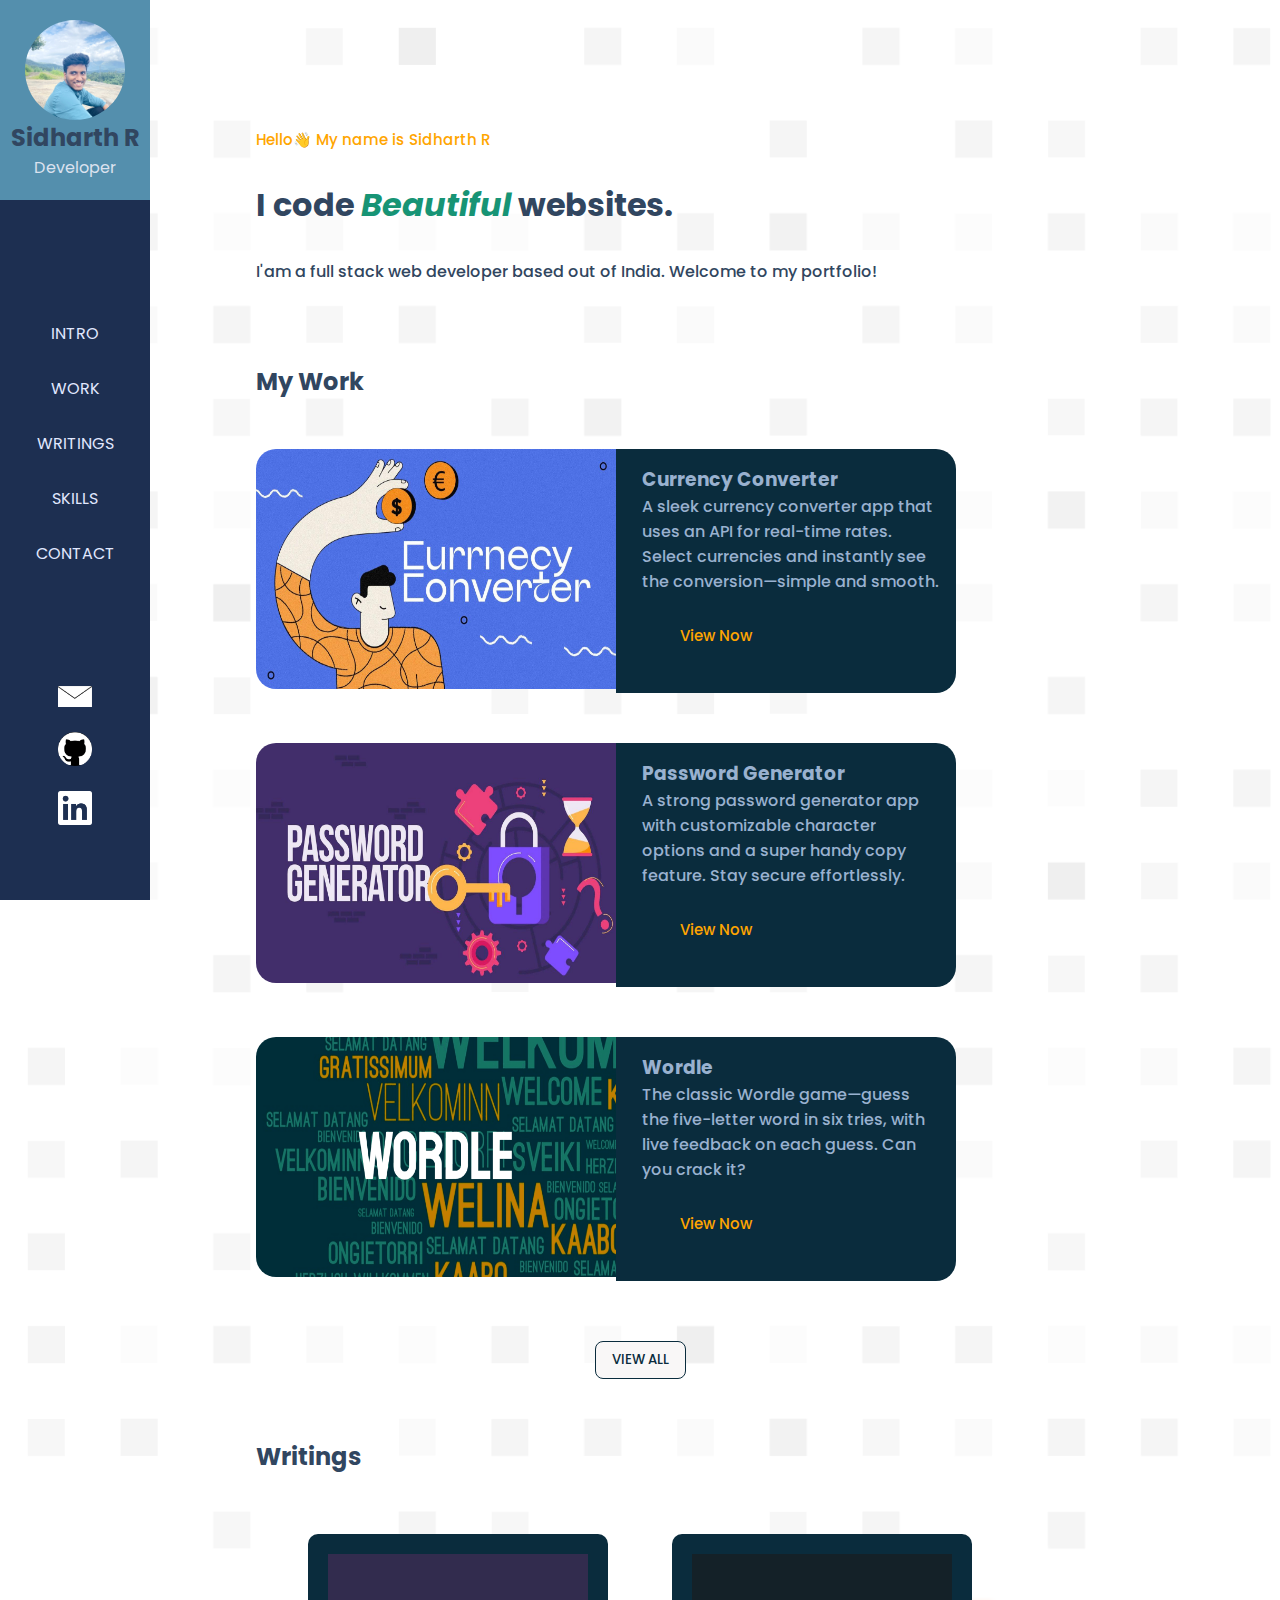
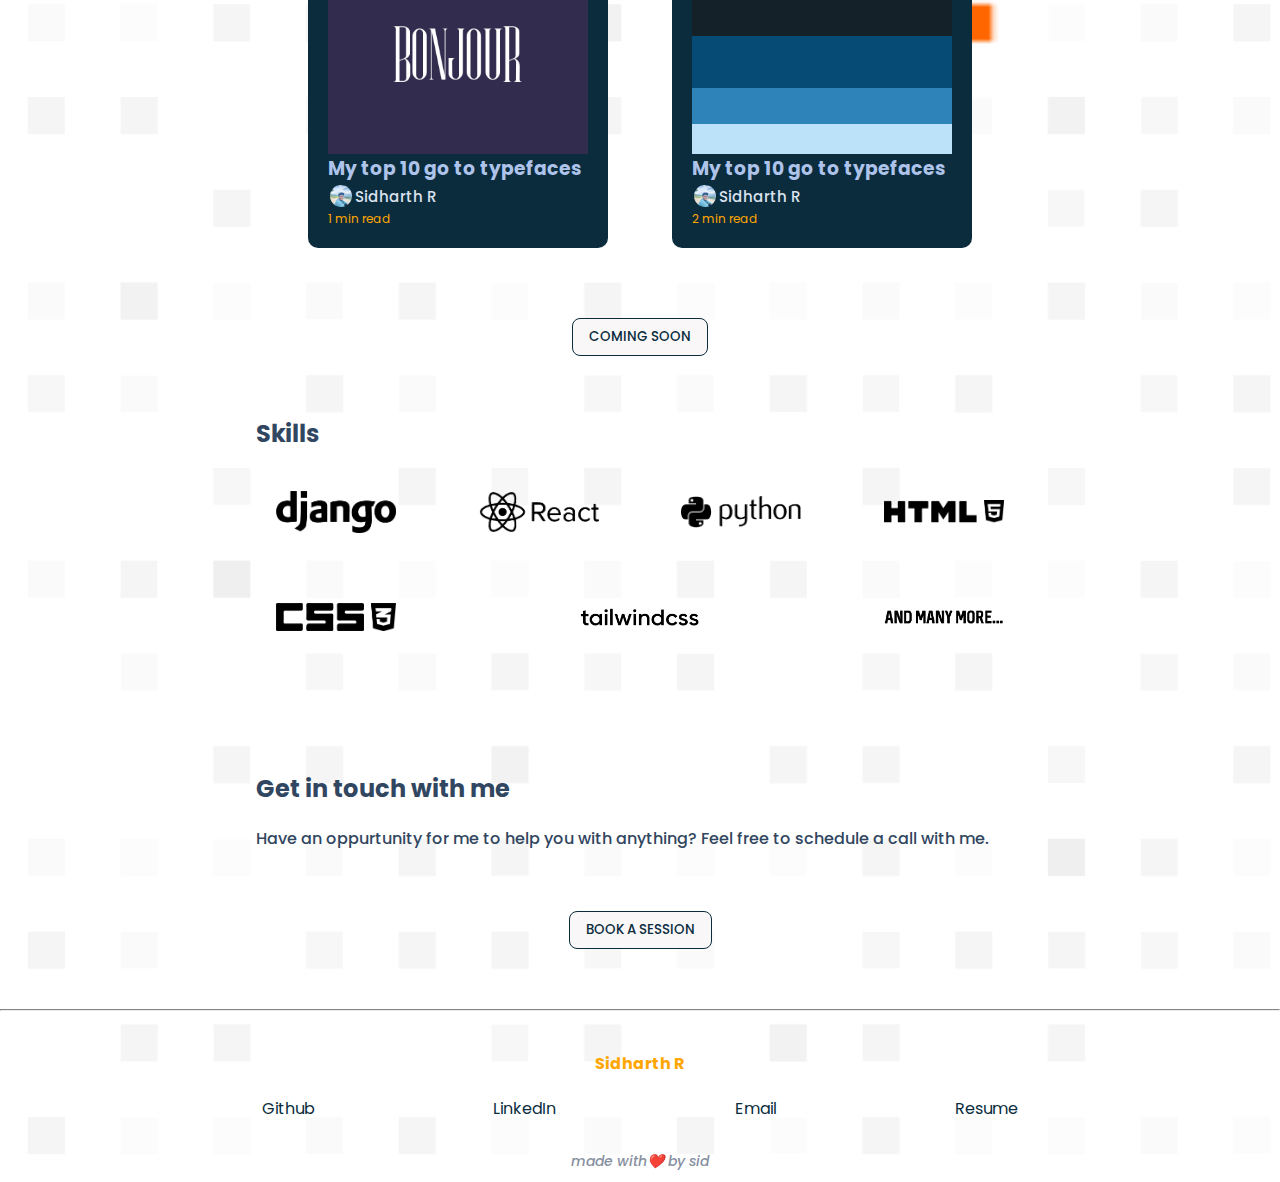
<file: index.html>
<!DOCTYPE html>
<html lang="en">

<head>
    <meta charset="UTF-8">
    <meta name="viewport" content="width=device-width, initial-scale=1.0">
    <title>My Portfolio</title>
    <link rel="icon" type="image/x-icon" href="images/favicon.ico">
    <link rel="stylesheet" href="resume-css.css">
    <link rel="preconnect" href="https://fonts.googleapis.com">
    <link rel="preconnect" href="https://fonts.gstatic.com" crossorigin>
    <link
        href="https://fonts.googleapis.com/css2?family=Nunito+Sans:ital,opsz,wght@0,6..12,200..1000;1,6..12,200..1000&family=Poppins:ital,wght@0,100;0,200;0,300;0,400;0,500;0,600;0,700;0,800;0,900;1,100;1,200;1,300;1,400;1,500;1,600;1,700;1,800;1,900&display=swap"
        rel="stylesheet">
</head>

<body>


    <div class="sidebar">
        <div class="profile">
            <div class="dp-container">
                <img src="images/dp.jpg">
            </div>
            <h2>Sidharth R</h2>
            <p>Developer</p>

        </div>

        <div class="internal-links">
            <ul>
                <li><a href="#intro">INTRO</a></li>
                <li><a href="#work">WORK</a></li>
                <li><a href="#writings">WRITINGS</a></li>
                <li><a href="#skills">SKILLS</a></li>
                <li><a href="#contact">CONTACT</a></li>
            </ul>

        </div>

        <div class="social-media-links">

            <div class="mail icon">
                <a href="mailto:sidharthr333@gmail.com">
                    <img src="images/mail-icon1.png"></a>
            </div>
            <div class="github icon">
                <a href="https://github.com/SidharthR27">
                    <img src="images/github.png"></a>
            </div>
            <div class="linkedin icon">
                <a href="https://www.linkedin.com/in/sidharthr27/">
                    <img src="images/linkedin-icon1.png"></a>
            </div>


        </div>
    </div>




    <div class="main-content">
        <div class="hamburger">
            <img src="images/menu.png">
        </div>

        <div class="intro" id="intro">
            <h5 class="intro-h5">Hello👋 My name is Sidharth R</h5>
            <h1>I code <span>Beautiful</span> websites.</h1>
            <h4>I'am a full stack web developer based out of India. Welcome to my portfolio!</h4>
        </div>





        <div class="my-work" id="work">


            <h2> My Work</h2>

            <div id="addWork"></div>

        </div>

        <div class="button">
            <button id="viewAllWorks">VIEW ALL</button>
        </div>



        <div class="writings" id="writings">
            <h2>Writings</h2>
            <div class="writing-container">
                <div class="writing1">
                    <!-- <div class="writing-image-container"> -->
                    <img class="writing-image" src="images/bonjour-image.jpg">
                    <!-- </div> -->
                    <div class="writing-content">
                        <h3>My top 10 go to typefaces</h3>
                        <div class="author-info">
                            <div class="image-dp-container">
                                <img class="image-dp" src="images/dp.jpg">
                            </div>
                            <h5>Sidharth R</h5>
                        </div>
                        <p class="reading-time">1 min read</p>
                    </div>


                </div>


                <div class="writing1">
                    <!-- <div class="writing-image-container"> -->
                    <img class="writing-image" src="images/color-image.png">
                    <!-- </div> -->
                    <div class="writing-content">
                        <h3>My top 10 go to typefaces</h3>
                        <div class="author-info">
                            <div class="image-dp-container">
                                <img class="image-dp" src="images/dp.jpg">
                            </div>
                            <h5>Sidharth R</h5>
                        </div>
                        <p class="reading-time">2 min read</p>
                    </div>


                </div>
            </div>
            <div class="button">
                <button>COMING SOON</button>
            </div>


        </div>


        <div class="skills" id="skills">
            <h2>Skills</h2>
            <div id="skillsContainer">
                <div class="logo-container"><img class="skill" src="/logos/django.png"></div>
                <div class="logo-container"><img class="skill" src="/logos/react.png"></div>
                <div class="logo-container"><img class="skill" src="/logos/python.png"></div>
                <div class="logo-container"><img class="skill" src="/logos/2.png"></div>
                <div class="logo-container"><img class="skill" src="/logos/css.png"></div>
                <div class="logo-container"><img class="skill" src="/logos/tailwindcss.png"></div>
                <!-- <div class="logo-container"><img class="skill" src="/logos/coming.png"></div> -->
                <!-- <div class="logo-container"><img class="skill" src="/logos/many.png"></div> -->
                <div class="logo-container"><img class="skill" src="/logos/many1.png"></div>
            </div>
        </div>

        <div class="contact" id="contact">
            <h2>Get in touch with me</h2>
            <h4 class="contact-me-sub">Have an oppurtunity for me to help you with anything? Feel free to schedule a
                call with me.</h4>
            <div class="button">
                <a href="mailto:sidharthr333@gmail.com"><button>BOOK A SESSION</button></a>
            </div>
        </div>

        

    </div>

    <hr>
    <footer>
        <h3>Sidharth R</h3>
        <ul>
            <li><a href="https://github.com/SidharthR27">Github</a></li>
            <li><a href="https://www.linkedin.com/in/sidharthr27/">LinkedIn</a></li>
            <li><a href="mailto:sidharthr333@gmail.com">Email</a></li>
            <li><a href="https://drive.google.com/file/d/1Voav_3YEhjeQL0-nnRwq0PafEG0AlIxH/view?usp=drive_link">
                    Resume</a></li>
            <!-- <li><a href="#"> Blog</a></li> -->
        </ul>
        <!-- <h4 class="footerLine">made with &#129505 by sid</h4> -->
        <h4 class="footerLine">made with❤️ by sid</h4>
    </footer>

    <script src="script.js"></script>
</body>

</html>
</file>
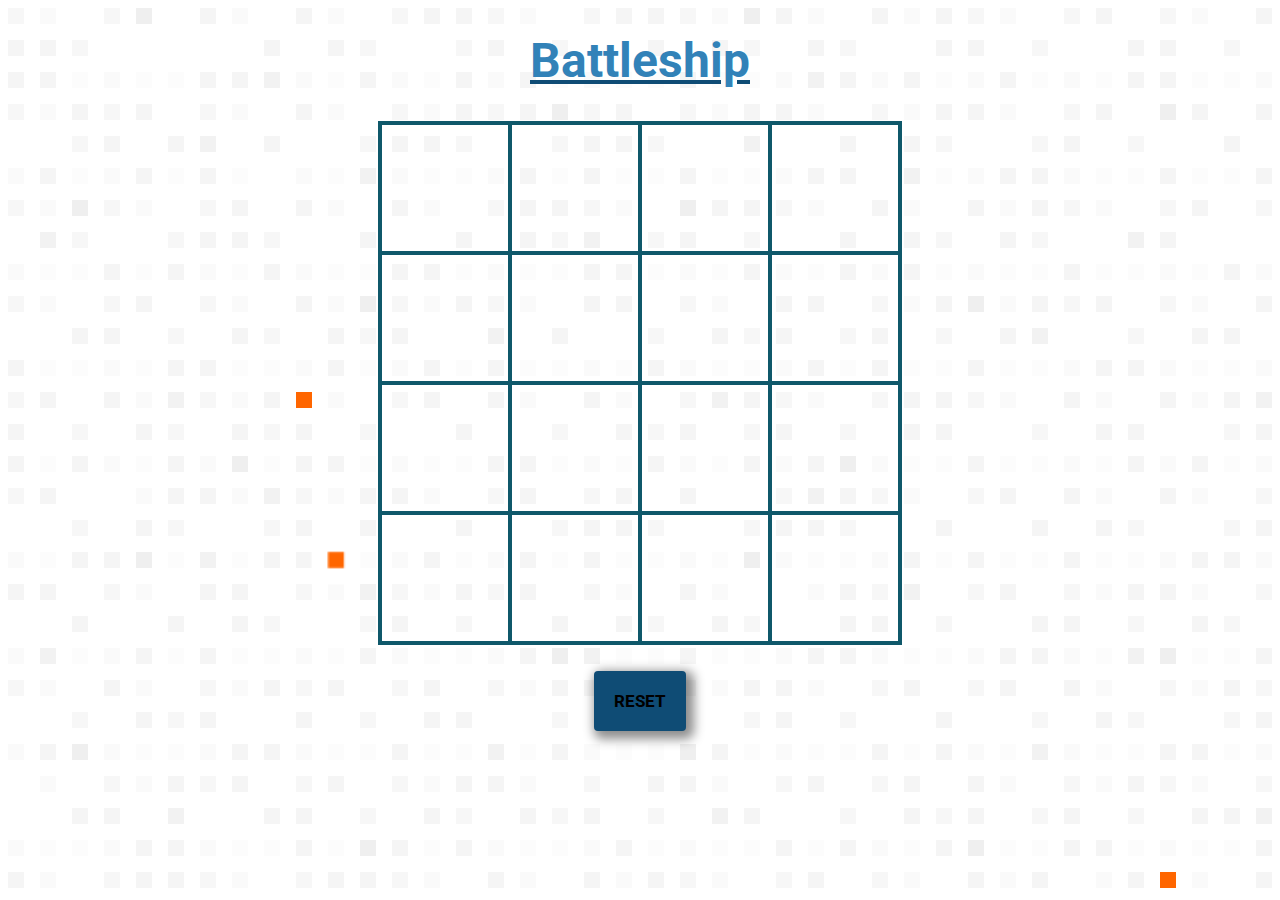
<file: Projects/Battleship/index.html>
<!DOCTYPE html>
<html lang="en">

<head>
  <meta charset="UTF-8">
  <meta name="viewport" content="width=device-width, initial-scale=1.0">
  <title>BattleShip Game</title>
  <link rel="preconnect" href="https://fonts.googleapis.com">
  <link rel="preconnect" href="https://fonts.gstatic.com" crossorigin>
  <link
    href="https://fonts.googleapis.com/css2?family=Roboto:ital,wght@0,100;0,300;0,400;0,500;0,700;0,900;1,100;1,300;1,400;1,500;1,700;1,900&display=swap"
    rel="stylesheet">
  <link rel="stylesheet" href="style.css">
</head>

<body>
  <h1>Battleship</h1>

  <div class="grid-container"></div>
  <div class="score">
    <p>Total Ships Found: <span class="displayShipsFound">0</span>
    <p>Total Attempts: <span class="displayTotalAttempts">0</span>
  </div>

  <div class="game-rules">
    <p>Game Rules:</p>
    <ol>
      <li>Click on the cells to reveal the image hidden behind them.</li>
      <li>There are 5 ships hidden in the game.</li>
      <li>You win if you can find all the ships in less than 8 clicks, else you lose.</li>
    </ol>

  </div>
  <button id="reset">RESET</button>
  <script src="script.js"></script>
</body>

</html>
</file>
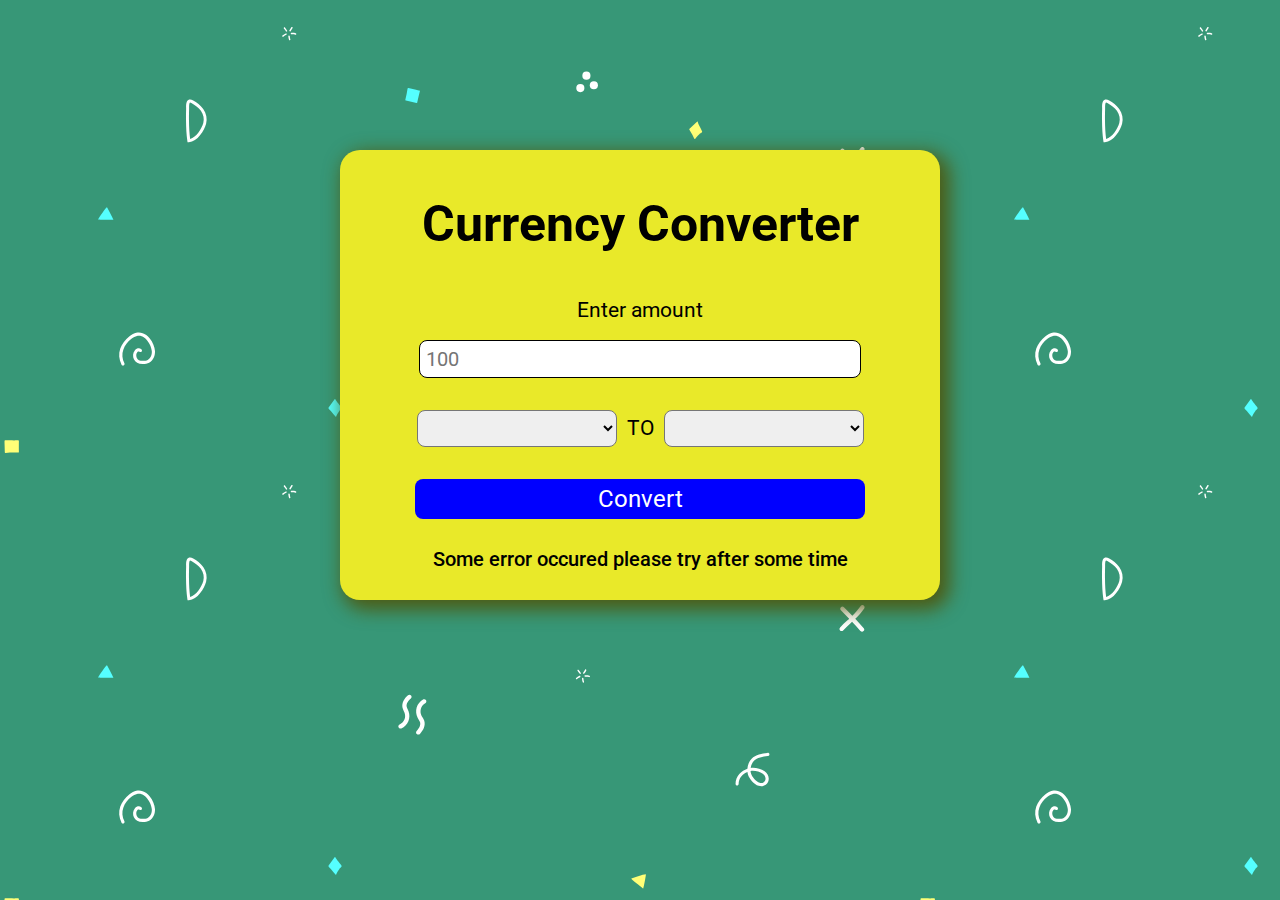
<file: Projects/Currency Converter/index.html>
<!DOCTYPE html>
<html lang="en">

<head>
    <meta charset="UTF-8">
    <meta name="viewport" content="width=device-width, initial-scale=1.0">
    <title>Currency Converter</title>
    <link rel="stylesheet" href="style.css">
    <link rel="preconnect" href="https://fonts.googleapis.com">
    <link rel="preconnect" href="https://fonts.gstatic.com" crossorigin>
    <link
        href="https://fonts.googleapis.com/css2?family=Roboto:ital,wght@0,100;0,300;0,400;0,500;0,700;0,900;1,100;1,300;1,400;1,500;1,700;1,900&display=swap"
        rel="stylesheet">
</head>

<body>
    <div class="main-content">
        <div class="content">
            <h1>Currency Converter</h1>
            <h2>Enter amount</h2>
            <input id="amount" type="number" placeholder="100">
            <div class="fromAndTo">
                <select id="selectFrom">
                </select>
                <h2>TO</h2>
                <select id="selectTo">
                </select>
            </div>
            <button>Convert</button>
            <p id="result"></p>
        </div>
    </div>
    <script src="script.js"></script>
</body>

</html>
</file>
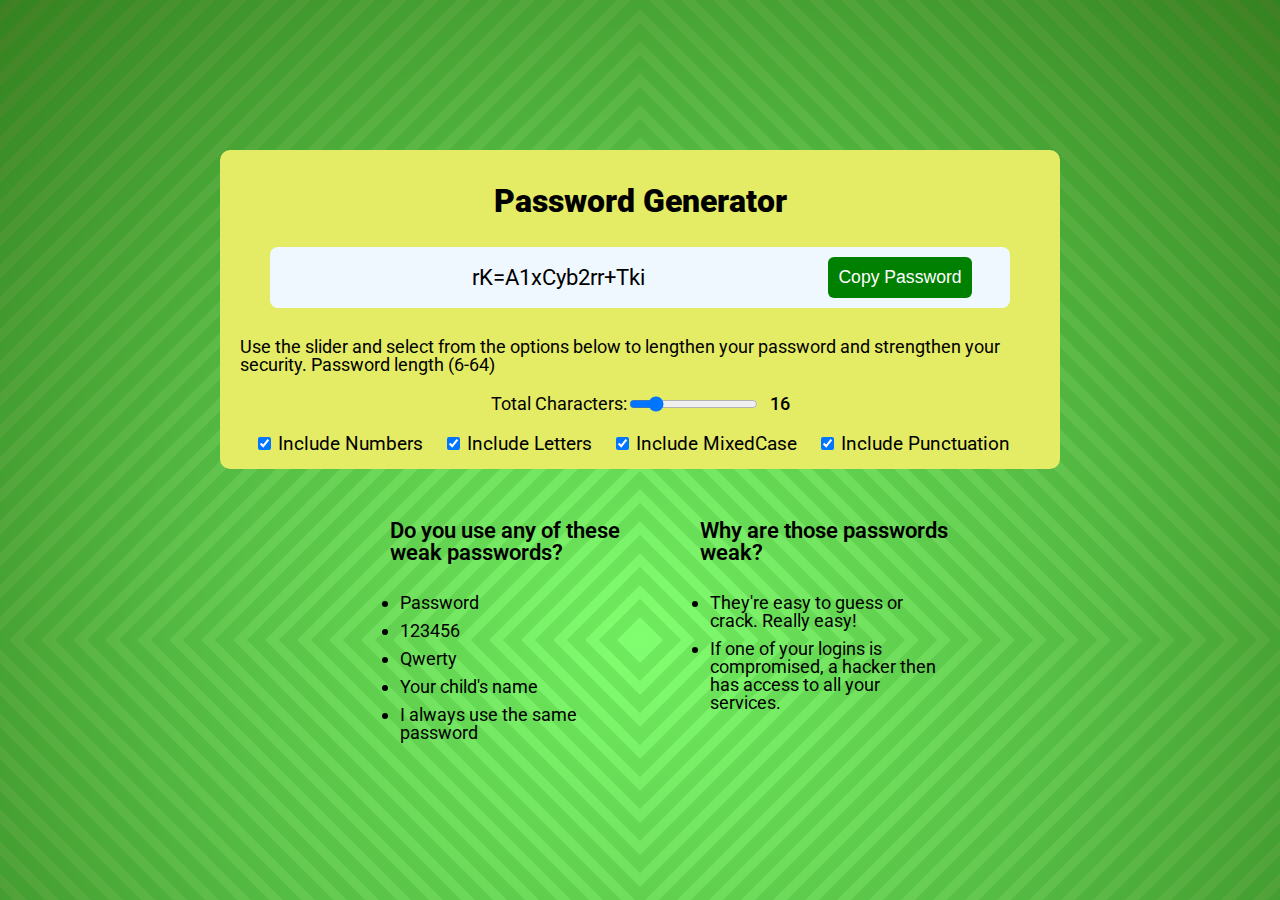
<file: Projects/Password Generator/index.html>
<!DOCTYPE html>
<html lang="en">

<head>
    <meta charset="UTF-8">
    <meta name="viewport" content="width=device-width, initial-scale=1.0">
    <title>Password Generator</title>
    <link rel="stylesheet" href="style.css"> 
    <link rel="preconnect" href="https://fonts.googleapis.com">
    <link rel="preconnect" href="https://fonts.gstatic.com" crossorigin>
    <link
        href="https://fonts.googleapis.com/css2?family=Roboto:ital,wght@0,100;0,300;0,400;0,500;0,700;0,900;1,100;1,300;1,400;1,500;1,700;1,900&display=swap"
        rel="stylesheet">
</head>

<body>
    <div class="container">
        <h1>Password Generator</h1>
        <div id="passwordContainer">
            <h2 id="passwordDisplayArea"></h2>
            <button>Copy Password</button>
        </div>
        <p>Use the slider and select from the options below to lengthen your password and strengthen your security.
            Password length (6-64)</p>
        <div id="characterCount">
            <p>Total Characters:</p>
            <input type="range" min="6" max="64" value="16" id="characterAmountRange">
            <p id="characterCountDisplay">16</p>
        </div>
        <div id="includeChoice">
            <input type="checkbox" id="includeNumbers" checked>
            <label for="includeNumbers">Include Numbers</label>
            <input type="checkbox" id="includeLetters" checked>
            <label for="includeLetters">Include Letters</label>
            <input type="checkbox" id="includeMixedCase" checked>
            <label for="includeMixedCase">Include MixedCase</label>
            <input type="checkbox" id="includePunctuation" checked>
            <label for="includePunctuation">Include Punctuation</label>
        </div>
    </div>
    <section id="moreInfos">
        <section id="moreinfo1">
            <h3>Do you use any of these weak passwords?</h3>
            <ul>
                <li>Password</li>
                <li>123456</li>
                <li>Qwerty</li>
                <li>Your child's name</li>
                <li>I always use the same password</li>
            </ul>
        </section>
        <section id="moreinfo2">
            <h3>Why are those passwords weak?</h3>
            <ul>
                <li>They're easy to guess or crack. Really easy!</li>
                <li>If one of your logins is compromised, a hacker then has access to all your services.</li>
            </ul>
        </section>
    </section>
    <script src="script.js"></script> 
</body>

</html>
</file>
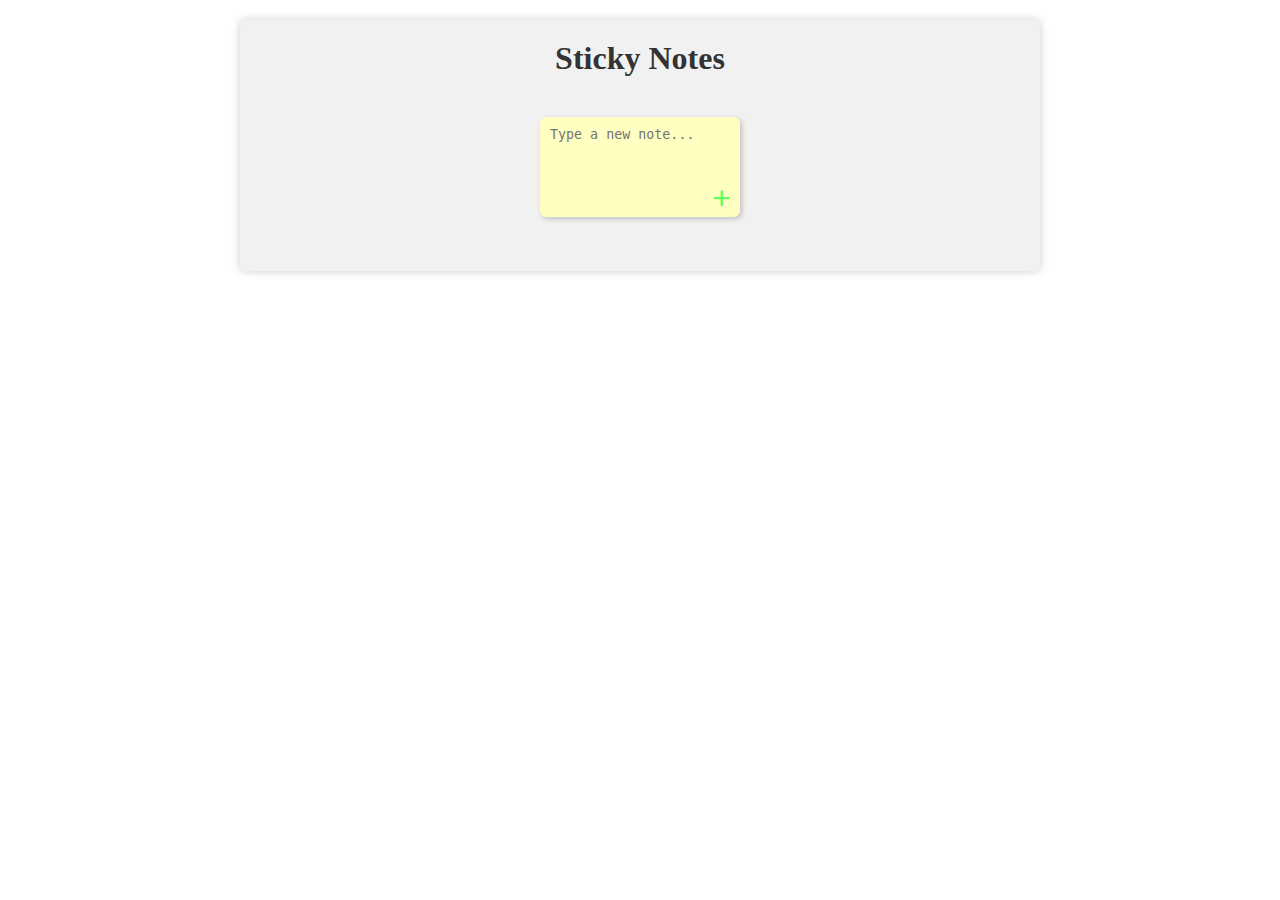
<file: Projects/Sticky Notes/index.html>
<!DOCTYPE html>
<html lang="en">
<head>
    <meta charset="UTF-8">
    <meta name="viewport" content="width=device-width, initial-scale=1.0">
    <title>Sticky-Notes</title>
    <link rel="stylesheet" href="style.css">
</head>
<body>
    <div class="app-container">
        <h1>Sticky Notes</h1>
        <div class="sticky-notes">
          <!-- Notes should be added here dynamically -->
        </div>
        <div class="add-note">
          <textarea id="new-note" placeholder="Type a new note..."></textarea>
          <button class="add-button">+</button>
        </div>
      </div>
      
    <script src="script.js"></script>
</body>
</html>
</file>
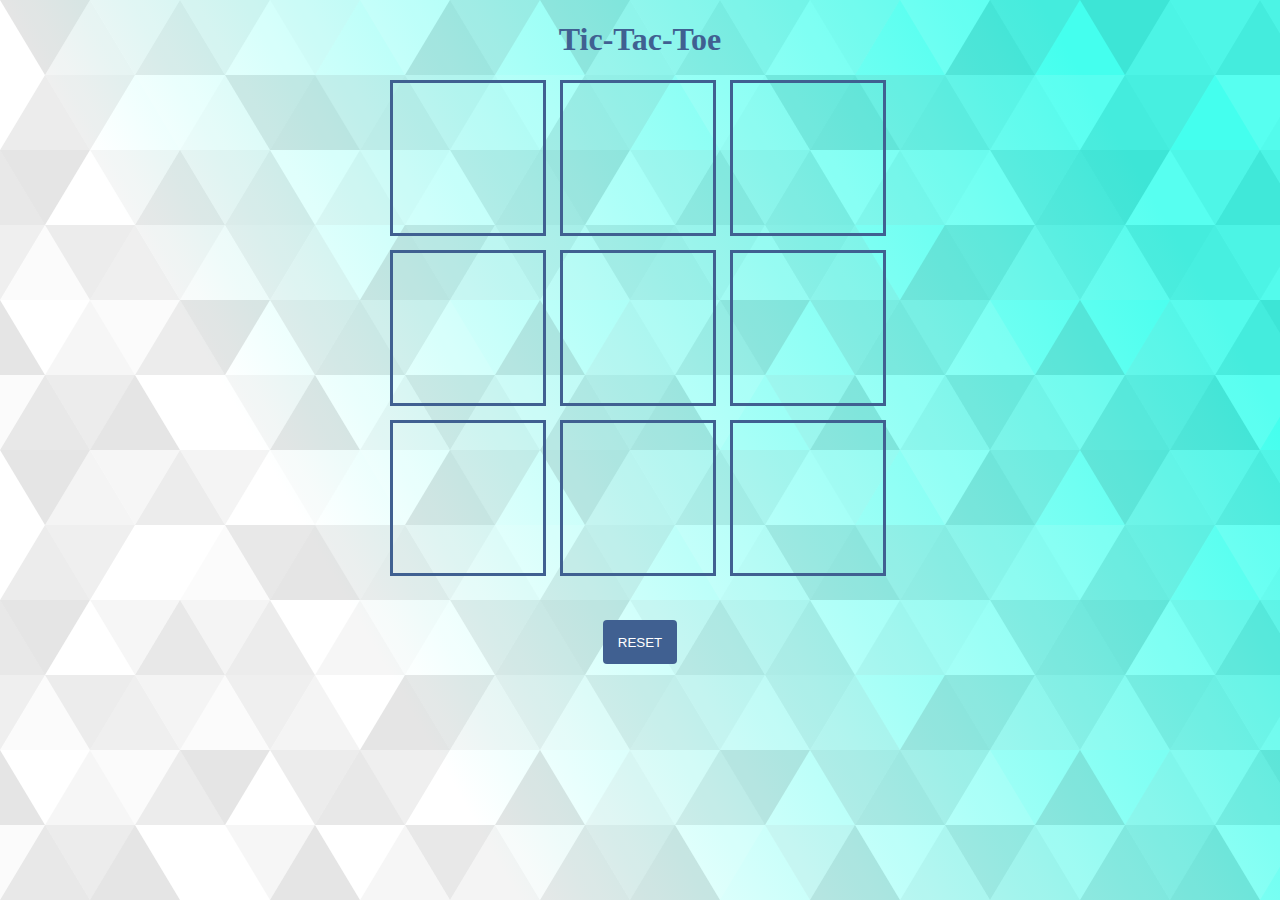
<file: Projects/Tic Tac Toe/index.html>
<!DOCTYPE html>
<html lang="en">
<head>
    <meta charset="UTF-8">
    <meta name="viewport" content="width=device-width, initial-scale=1.0">
    <title>Tic-Tac-Toe</title>
    <link rel="stylesheet" href="style.css">
</head>
<body>
  <h1>Tic-Tac-Toe</h1>

  <div id="grid-container">
    <div class="item" index="0"></div>
    <div class="item" index="1"></div>
    <div class="item" index="2"></div>
    <div class="item" index="3"></div>
    <div class="item" index="4"></div>
    <div class="item" index="5"></div>
    <div class="item" index="6"></div>
    <div class="item" index="7"></div>
    <div class="item" index="8"></div>
  </div>
    <button>RESET</button>
    <script src="script.js"></script>
</body>
</html>
</file>
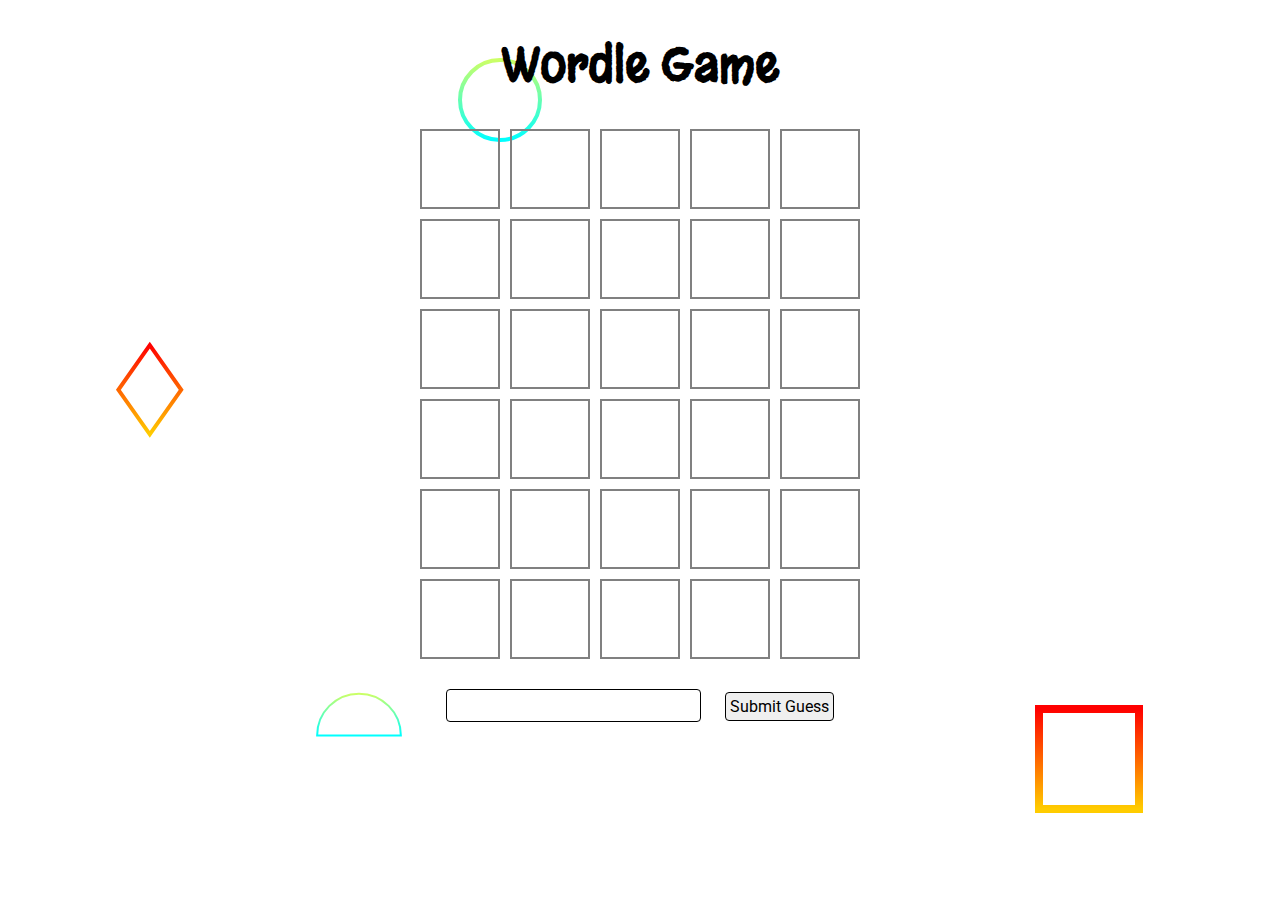
<file: Projects/Wordle/index.html>
<!DOCTYPE html>
<html lang="en">

<head>
  <meta charset="UTF-8">
  <meta name="viewport" content="width=device-width, initial-scale=1.0">
  <title>Wordle</title>
  <link rel="stylesheet" href="style.css">
  <link rel="preconnect" href="https://fonts.googleapis.com">
  <link rel="preconnect" href="https://fonts.gstatic.com" crossorigin>
  <link href="https://fonts.googleapis.com/css2?family=Margarine&display=swap" rel="stylesheet">
  <link
    href="https://fonts.googleapis.com/css2?family=Roboto:ital,wght@0,100;0,300;0,400;0,500;0,700;0,900;1,100;1,300;1,400;1,500;1,700;1,900&display=swap"
    rel="stylesheet">
</head>

<body>
  <h1>Wordle Game</h1>
  <div class="grid-container">


    <div class="item"></div>
    <div class="item"></div>
    <div class="item"></div>
    <div class="item"></div>
    <div class="item"></div>
    <div class="item"></div>
    <div class="item"></div>
    <div class="item"></div>
    <div class="item"></div>
    <div class="item"></div>
    <div class="item"></div>
    <div class="item"></div>
    <div class="item"></div>
    <div class="item"></div>
    <div class="item"></div>
    <div class="item"></div>
    <div class="item"></div>
    <div class="item"></div>
    <div class="item"></div>
    <div class="item"></div>
    <div class="item"></div>
    <div class="item"></div>
    <div class="item"></div>
    <div class="item"></div>
    <div class="item"></div>
    <div class="item"></div>
    <div class="item"></div>
    <div class="item"></div>
    <div class="item"></div>
    <div class="item"></div>

  </div>

  <input type="text" >
  <button>Submit Guess</button>
  <p class="status"></p>
  <script src="script.js"></script>
</body>

</html>
</file>
<file: resume-css.css>
* {
    margin: 0px;
    padding: 0px;
    text-decoration: none;
    box-sizing: border-box;
}


body {
    background-color: #F9F7F7;
    color: #314660;
    font-family: "Poppins", sans-serif;


    background-color: #ffffff;
    background-image: url("data:image/svg+xml,%3Csvg xmlns='http://www.w3.org/2000/svg' viewBox='0 0 2000 1500'%3E%3Cdefs%3E%3Crect stroke='%23ffffff' stroke-width='0.6' width='1' height='1' id='s'/%3E%3Cpattern id='a' width='3' height='3' patternUnits='userSpaceOnUse' patternTransform='scale(50) translate(-980 -735)'%3E%3Cuse fill='%23fcfcfc' href='%23s' y='2'/%3E%3Cuse fill='%23fcfcfc' href='%23s' x='1' y='2'/%3E%3Cuse fill='%23fafafa' href='%23s' x='2' y='2'/%3E%3Cuse fill='%23fafafa' href='%23s'/%3E%3Cuse fill='%23f7f7f7' href='%23s' x='2'/%3E%3Cuse fill='%23f7f7f7' href='%23s' x='1' y='1'/%3E%3C/pattern%3E%3Cpattern id='b' width='7' height='11' patternUnits='userSpaceOnUse' patternTransform='scale(50) translate(-980 -735)'%3E%3Cg fill='%23f5f5f5'%3E%3Cuse href='%23s'/%3E%3Cuse href='%23s' y='5' /%3E%3Cuse href='%23s' x='1' y='10'/%3E%3Cuse href='%23s' x='2' y='1'/%3E%3Cuse href='%23s' x='2' y='4'/%3E%3Cuse href='%23s' x='3' y='8'/%3E%3Cuse href='%23s' x='4' y='3'/%3E%3Cuse href='%23s' x='4' y='7'/%3E%3Cuse href='%23s' x='5' y='2'/%3E%3Cuse href='%23s' x='5' y='6'/%3E%3Cuse href='%23s' x='6' y='9'/%3E%3C/g%3E%3C/pattern%3E%3Cpattern id='h' width='5' height='13' patternUnits='userSpaceOnUse' patternTransform='scale(50) translate(-980 -735)'%3E%3Cg fill='%23f5f5f5'%3E%3Cuse href='%23s' y='5'/%3E%3Cuse href='%23s' y='8'/%3E%3Cuse href='%23s' x='1' y='1'/%3E%3Cuse href='%23s' x='1' y='9'/%3E%3Cuse href='%23s' x='1' y='12'/%3E%3Cuse href='%23s' x='2'/%3E%3Cuse href='%23s' x='2' y='4'/%3E%3Cuse href='%23s' x='3' y='2'/%3E%3Cuse href='%23s' x='3' y='6'/%3E%3Cuse href='%23s' x='3' y='11'/%3E%3Cuse href='%23s' x='4' y='3'/%3E%3Cuse href='%23s' x='4' y='7'/%3E%3Cuse href='%23s' x='4' y='10'/%3E%3C/g%3E%3C/pattern%3E%3Cpattern id='c' width='17' height='13' patternUnits='userSpaceOnUse' patternTransform='scale(50) translate(-980 -735)'%3E%3Cg fill='%23f2f2f2'%3E%3Cuse href='%23s' y='11'/%3E%3Cuse href='%23s' x='2' y='9'/%3E%3Cuse href='%23s' x='5' y='12'/%3E%3Cuse href='%23s' x='9' y='4'/%3E%3Cuse href='%23s' x='12' y='1'/%3E%3Cuse href='%23s' x='16' y='6'/%3E%3C/g%3E%3C/pattern%3E%3Cpattern id='d' width='19' height='17' patternUnits='userSpaceOnUse' patternTransform='scale(50) translate(-980 -735)'%3E%3Cg fill='%23ffffff'%3E%3Cuse href='%23s' y='9'/%3E%3Cuse href='%23s' x='16' y='5'/%3E%3Cuse href='%23s' x='14' y='2'/%3E%3Cuse href='%23s' x='11' y='11'/%3E%3Cuse href='%23s' x='6' y='14'/%3E%3C/g%3E%3Cg fill='%23efefef'%3E%3Cuse href='%23s' x='3' y='13'/%3E%3Cuse href='%23s' x='9' y='7'/%3E%3Cuse href='%23s' x='13' y='10'/%3E%3Cuse href='%23s' x='15' y='4'/%3E%3Cuse href='%23s' x='18' y='1'/%3E%3C/g%3E%3C/pattern%3E%3Cpattern id='e' width='47' height='53' patternUnits='userSpaceOnUse' patternTransform='scale(50) translate(-980 -735)'%3E%3Cg fill='%23F60'%3E%3Cuse href='%23s' x='2' y='5'/%3E%3Cuse href='%23s' x='16' y='38'/%3E%3Cuse href='%23s' x='46' y='42'/%3E%3Cuse href='%23s' x='29' y='20'/%3E%3C/g%3E%3C/pattern%3E%3Cpattern id='f' width='59' height='71' patternUnits='userSpaceOnUse' patternTransform='scale(50) translate(-980 -735)'%3E%3Cg fill='%23F60'%3E%3Cuse href='%23s' x='33' y='13'/%3E%3Cuse href='%23s' x='27' y='54'/%3E%3Cuse href='%23s' x='55' y='55'/%3E%3C/g%3E%3C/pattern%3E%3Cpattern id='g' width='139' height='97' patternUnits='userSpaceOnUse' patternTransform='scale(50) translate(-980 -735)'%3E%3Cg fill='%23F60'%3E%3Cuse href='%23s' x='11' y='8'/%3E%3Cuse href='%23s' x='51' y='13'/%3E%3Cuse href='%23s' x='17' y='73'/%3E%3Cuse href='%23s' x='99' y='57'/%3E%3C/g%3E%3C/pattern%3E%3C/defs%3E%3Crect fill='url(%23a)' width='100%25' height='100%25'/%3E%3Crect fill='url(%23b)' width='100%25' height='100%25'/%3E%3Crect fill='url(%23h)' width='100%25' height='100%25'/%3E%3Crect fill='url(%23c)' width='100%25' height='100%25'/%3E%3Crect fill='url(%23d)' width='100%25' height='100%25'/%3E%3Crect fill='url(%23e)' width='100%25' height='100%25'/%3E%3Crect fill='url(%23f)' width='100%25' height='100%25'/%3E%3Crect fill='url(%23g)' width='100%25' height='100%25'/%3E%3C/svg%3E");
    /* background-attachment: fixed; */
    background-size: cover;

}

img {
    display: block;
    max-width: 100%;
}



.sidebar {
    background-color: #1d2f51;
    position: fixed;
    top: 0px;
    bottom: 0px;
    left: 0px;
    display: flex;
    flex-direction: column;
    justify-content: space-between;
    align-items: center;
    width: 150px;
    padding-bottom: 50px;
    transition: transform 0.3s ease-in-out;

}

.dp-container {
    width: 100px;
    margin: 0 auto;

    & img {
        border-radius: 50%;
    }
}


.profile {
    width: 100%;
    padding: 20px 0px;
    background-color: #548fad;
    margin: 0 auto;
    text-align: center;
}

.internal-links ul {
    display: flex;
    flex-direction: column;
    justify-content: space-evenly;
    align-items: center;

    & li a {
        display: inline-block;
        color: #e1e8ff;
        padding: 10px 20px;
        margin: 5px auto;
        border-radius: 5px;
        text-align: center;

    }
}

li a:hover {
    background-color: #0a2c3d;

}


.social-media-links {
    display: flex;
    flex-direction: column;
    justify-content: space-evenly;
    align-items: center;


}


.icon {
    width: 34px;
    margin-bottom: 25px;

}

.icon:hover {
    cursor: pointer;
}

.github {
    background-color: black;
    height: 34px;
    border-radius: 50%;
}



.main-content {
    padding-top: 10%;
    width: 60%;
    margin: 0 auto;

}

span {
    font-style: italic;
    /* color: #3a8eb9; */
    color: #179475;
}


.intro-h5 {
    color: orange;
}

.intro {
    margin-bottom: 80px;
}

h4,
h5 {
    font-weight: 500;
}

h1 {
    margin: 30px 0px;
}

h5 {
    font-size: 15px;
    color: #DBE2EF;
}


.work1 {
    display: flex;
    flex-direction: row;
    margin: 50px 0px;
    max-width: fit-content;
    color: #99b1cf;
    width: 90%;
    max-width: 900px;
    /* min-width: 590px; */
    min-width: 700px;
    border-radius: 8px;
    border-radius: 20px
}

.work1:hover {
    box-shadow: 1px 1px 8px 4px #548fad;
}


.work1-image {
    width: 360px;
    height: 240px;
    border-radius: 20px 0px 0px 20px;
}

.work-content {
    /* padding: 16px; */
    padding: 16px 16px 16px 26px;
    /* height: 200px; */
    background-color: #0a2c3d;
    border-radius: 0px 20px 20px 0px;
}

.neetocode-link {
    padding: 30px;

}

.neetocode-link a {
    color: orange;
    padding: 8px;
    border-radius: 6px;
    transition-property: padding;
    transition-duration: 1.5s;
    transition-timing-function: cubic-bezier(0.20, 1.00, 0.22, 1.00);
}

.neetocode-link a:hover {
    background-color: #F9F7F7;
    padding: 8px 6%;
}

button {
    color: #0a2c3d;
    padding: 8px 16px;
    background-color: #F9F7F7;
    border: solid 1px #0a2c3d;
    border-radius: 8px;
    margin: 0 auto;
    cursor: pointer;
    font-family: "Poppins", sans-serif;
    font-weight: 500;
}

button:hover {
    background-color: #0a2c3d;
    color: white;
}

.button {
    margin: 60px auto;
    text-align: center;

}

li {
    list-style: none;
}


p {
    color: #DBE2EF;
}

.writing-container {
    padding: 60px 20px 10px;
    display: flex;
    justify-content: space-around;
    min-width: 740px;

}


.writing-image {
    width: 260px;
    height: 200px;
}


.writing1 {
    background-color: #0a2c3d;
    padding: 20px;
    border-radius: 10px;
}


.writing1:hover {
    box-shadow: 1px 1px 8px 4px #548fad;
}

.writing-content {
    color: #aec3ea;
}

.image-dp-container {
    width: 22px;

}

.image-dp {
    border-radius: 50%;
}

.author-info {
    display: flex;
    justify-content: space-between;
    width: 110px;
    padding: 2px;
}

.reading-time {
    font-size: 12px;
    color: rgb(255, 166, 0);
}

.skills {
    margin-bottom: 120px;
    margin-top: 40px;
    width: 100%;
}


#skillsContainer {
    margin-top: 20px;
    display: flex;
    row-gap: 30px;
    justify-content: space-between;
    align-items: center;
    flex-wrap: wrap;

}

.logo-container {
    padding: 20px;
    border-radius: 8px;
    /* width: 300px; */
    /* height: 80px; */
    display: flex;
    align-items: center;
    justify-content: center;

}

.logo-container:hover {
    background-color: #179475;
}

.skill {
    /* margin: 50px; */
    width: 120px;
    /* height: 25px; */
}

.contact-me-sub {
    margin: 20px 0;
}

hr {
    border-top: solid 1px rgb(133, 129, 129);
}

footer {
    width: 60%;
    margin: 20px auto;

}

footer ul {
    display: flex;
    flex-direction: row;
    justify-content: space-between;
    align-items: center;
    flex-wrap: wrap;

}

footer ul li a {
    color: #0a2c3d;
    padding: 6px;
    border-radius: 4px;
}

footer ul li a:hover {
    color: #e1e8ff;
}

footer h3 {
    color: rgb(255, 166, 0);
    text-align: center;
    padding: 20px;
    font-size: 1em;

}

.hamburger {
    display: none;
    cursor: pointer;
    width: 40px;
    margin-top: -10px;
    margin-bottom: 50px;
}

.sidebar.active {
    transform: translateX(0);

}

.footerLine {
    margin: 30px 0px -10px 0px;
    text-align: center;
    font-size: 14px;
    color: #8790a1;
    font-style: italic;
}


@media screen and (max-width: 930px) {

    .hamburger {
        display: block;
    }

    .main-content {
        width: 90%;
    }

    .sidebar {
        transform: translateX(-100%);
        width: 40%;
    }

    .sidebar.active {
        transform: translateX(0);
    }

    .my-work {
        display: flex;
        flex-direction: column;
        align-items: center;
    }

    #addWork {
        display: flex;
        flex-direction: column;
        justify-content: center;
        align-items: center;
    }

    .work1 {
        flex-direction: column;
        justify-content: center;
        align-items: center;
        min-width: 100px;
    }

    .writing-container {
        flex-direction: column;
        gap: 50px;
        align-items: center;
        min-width: 90%;
    }

    footer {
        width: 90%;
    }

    .work1-image {
        border-radius: 20px 20px 0px 0px;
    }

    .work-content {
        max-width: 360px;
        width: 100%;
        border-radius: 0px 0px 20px 20px;
        padding-top: 20px;
    }
    /* #skillsContainer {
        flex-wrap: wrap;
    }
    .logo-container {
        /* width: 150px; */
    /* }  */


}
</file>
<file: Projects/Battleship/style.css>
body {
  /* background-color: #9bc8ff; */
  /* background-color: #1B262C; */
  /* outline: solid 1px; */
  background-color: #ffffff;
  background-image: url("data:image/svg+xml,%3Csvg xmlns='http://www.w3.org/2000/svg' viewBox='0 0 2000 1500'%3E%3Cdefs%3E%3Crect stroke='%23ffffff' stroke-width='.5' width='1' height='1' id='s'/%3E%3Cpattern id='a' width='3' height='3' patternUnits='userSpaceOnUse' patternTransform='scale(50) translate(-980 -735)'%3E%3Cuse fill='%23fcfcfc' href='%23s' y='2'/%3E%3Cuse fill='%23fcfcfc' href='%23s' x='1' y='2'/%3E%3Cuse fill='%23fafafa' href='%23s' x='2' y='2'/%3E%3Cuse fill='%23fafafa' href='%23s'/%3E%3Cuse fill='%23f7f7f7' href='%23s' x='2'/%3E%3Cuse fill='%23f7f7f7' href='%23s' x='1' y='1'/%3E%3C/pattern%3E%3Cpattern id='b' width='7' height='11' patternUnits='userSpaceOnUse' patternTransform='scale(50) translate(-980 -735)'%3E%3Cg fill='%23f5f5f5'%3E%3Cuse href='%23s'/%3E%3Cuse href='%23s' y='5' /%3E%3Cuse href='%23s' x='1' y='10'/%3E%3Cuse href='%23s' x='2' y='1'/%3E%3Cuse href='%23s' x='2' y='4'/%3E%3Cuse href='%23s' x='3' y='8'/%3E%3Cuse href='%23s' x='4' y='3'/%3E%3Cuse href='%23s' x='4' y='7'/%3E%3Cuse href='%23s' x='5' y='2'/%3E%3Cuse href='%23s' x='5' y='6'/%3E%3Cuse href='%23s' x='6' y='9'/%3E%3C/g%3E%3C/pattern%3E%3Cpattern id='h' width='5' height='13' patternUnits='userSpaceOnUse' patternTransform='scale(50) translate(-980 -735)'%3E%3Cg fill='%23f5f5f5'%3E%3Cuse href='%23s' y='5'/%3E%3Cuse href='%23s' y='8'/%3E%3Cuse href='%23s' x='1' y='1'/%3E%3Cuse href='%23s' x='1' y='9'/%3E%3Cuse href='%23s' x='1' y='12'/%3E%3Cuse href='%23s' x='2'/%3E%3Cuse href='%23s' x='2' y='4'/%3E%3Cuse href='%23s' x='3' y='2'/%3E%3Cuse href='%23s' x='3' y='6'/%3E%3Cuse href='%23s' x='3' y='11'/%3E%3Cuse href='%23s' x='4' y='3'/%3E%3Cuse href='%23s' x='4' y='7'/%3E%3Cuse href='%23s' x='4' y='10'/%3E%3C/g%3E%3C/pattern%3E%3Cpattern id='c' width='17' height='13' patternUnits='userSpaceOnUse' patternTransform='scale(50) translate(-980 -735)'%3E%3Cg fill='%23f2f2f2'%3E%3Cuse href='%23s' y='11'/%3E%3Cuse href='%23s' x='2' y='9'/%3E%3Cuse href='%23s' x='5' y='12'/%3E%3Cuse href='%23s' x='9' y='4'/%3E%3Cuse href='%23s' x='12' y='1'/%3E%3Cuse href='%23s' x='16' y='6'/%3E%3C/g%3E%3C/pattern%3E%3Cpattern id='d' width='19' height='17' patternUnits='userSpaceOnUse' patternTransform='scale(50) translate(-980 -735)'%3E%3Cg fill='%23ffffff'%3E%3Cuse href='%23s' y='9'/%3E%3Cuse href='%23s' x='16' y='5'/%3E%3Cuse href='%23s' x='14' y='2'/%3E%3Cuse href='%23s' x='11' y='11'/%3E%3Cuse href='%23s' x='6' y='14'/%3E%3C/g%3E%3Cg fill='%23efefef'%3E%3Cuse href='%23s' x='3' y='13'/%3E%3Cuse href='%23s' x='9' y='7'/%3E%3Cuse href='%23s' x='13' y='10'/%3E%3Cuse href='%23s' x='15' y='4'/%3E%3Cuse href='%23s' x='18' y='1'/%3E%3C/g%3E%3C/pattern%3E%3Cpattern id='e' width='47' height='53' patternUnits='userSpaceOnUse' patternTransform='scale(50) translate(-980 -735)'%3E%3Cg fill='%23F60'%3E%3Cuse href='%23s' x='2' y='5'/%3E%3Cuse href='%23s' x='16' y='38'/%3E%3Cuse href='%23s' x='46' y='42'/%3E%3Cuse href='%23s' x='29' y='20'/%3E%3C/g%3E%3C/pattern%3E%3Cpattern id='f' width='59' height='71' patternUnits='userSpaceOnUse' patternTransform='scale(50) translate(-980 -735)'%3E%3Cg fill='%23F60'%3E%3Cuse href='%23s' x='33' y='13'/%3E%3Cuse href='%23s' x='27' y='54'/%3E%3Cuse href='%23s' x='55' y='55'/%3E%3C/g%3E%3C/pattern%3E%3Cpattern id='g' width='139' height='97' patternUnits='userSpaceOnUse' patternTransform='scale(50) translate(-980 -735)'%3E%3Cg fill='%23F60'%3E%3Cuse href='%23s' x='11' y='8'/%3E%3Cuse href='%23s' x='51' y='13'/%3E%3Cuse href='%23s' x='17' y='73'/%3E%3Cuse href='%23s' x='99' y='57'/%3E%3C/g%3E%3C/pattern%3E%3C/defs%3E%3Crect fill='url(%23a)' width='100%25' height='100%25'/%3E%3Crect fill='url(%23b)' width='100%25' height='100%25'/%3E%3Crect fill='url(%23h)' width='100%25' height='100%25'/%3E%3Crect fill='url(%23c)' width='100%25' height='100%25'/%3E%3Crect fill='url(%23d)' width='100%25' height='100%25'/%3E%3Crect fill='url(%23e)' width='100%25' height='100%25'/%3E%3Crect fill='url(%23f)' width='100%25' height='100%25'/%3E%3Crect fill='url(%23g)' width='100%25' height='100%25'/%3E%3C/svg%3E");
  background-attachment: fixed;
  background-size: cover;
  text-align: center;
  color: #0f586a;
  font-family: "Roboto", sans-serif;
}

h1 {
  font-size: 3rem;
  color: #3282B8;
  text-decoration: underline #0F4C75;

}

img {
  max-width: 100%;
}

.grid-container {
  display: grid;
  width: 520px;
  height: 520px;
  grid-template-columns: repeat(4, 130px);
  grid-template-rows: repeat(4, 130px);
  margin: 0 auto;
  text-align: center;
  border: 2px solid #0f586a;

}


.ship {
  background-image: url("https://ik.imagekit.io/d9mvewbju/Course/BigbinaryAcademy/battleship-image_e6bWCZ1w4.png");
  background-size: cover;
}

.water{
  background-image: url("https://ik.imagekit.io/d9mvewbju/Course/BigbinaryAcademy/seamless-pattern-waves-various-shades-blue-vector-underwater-design-96891651_aSd5pmbaM.webp");
  background-size: cover;
}

.item {
  border: 2px solid #0f586a;

}

.score {
  position: absolute;
  Top: 300px;
  right: 150px;



  & p {
    font-weight: bold;
    font-size: 1.4rem;
    text-align: right;
  }
}

button {
  background-color: #0F4C75;
  margin: 1.5em;
  padding: 1.2em;
  border: none;
  /* box-shadow: 2px 2px 1px 1px #6869e6; */
  box-shadow: rgba(0, 0, 0, 0.45) 4px 4px 11px 4px;
  font-weight: bold;
  font-family: "Roboto", sans-serif;
  font-size: 1.05rem;
  border-radius: 4px;

}

button:active {
  background-color: #0f586a;
  color: #0F4C75;
}

.game-rules {
  width: 400px;
  text-align: left;
  position: absolute;
  top: 240px;
  left: 10px;
  font-weight: 500;
  font-size: 1.3rem;
  justify-content: justify;


  & p {
    text-align: center
  }
}

@media screen and (max-width: 1330px) {
  .game-rules {
    display: none;
  }
  .score {
    display:none;
  }
}
</file>
<file: Projects/Tic Tac Toe/style.css>
body {
	padding: 0px;
	background-color: #ffffff;
background-image: url("data:image/svg+xml,%3Csvg xmlns='http://www.w3.org/2000/svg' width='100%25'%3E%3Cdefs%3E%3ClinearGradient id='a' gradientUnits='userSpaceOnUse' x1='0' x2='0' y1='0' y2='100%25' gradientTransform='rotate(240)'%3E%3Cstop offset='0' stop-color='%23ffffff'/%3E%3Cstop offset='1' stop-color='%234FE'/%3E%3C/linearGradient%3E%3Cpattern patternUnits='userSpaceOnUse' id='b' width='540' height='450' x='0' y='0' viewBox='0 0 1080 900'%3E%3Cg fill-opacity='0.1'%3E%3Cpolygon fill='%23444' points='90 150 0 300 180 300'/%3E%3Cpolygon points='90 150 180 0 0 0'/%3E%3Cpolygon fill='%23AAA' points='270 150 360 0 180 0'/%3E%3Cpolygon fill='%23DDD' points='450 150 360 300 540 300'/%3E%3Cpolygon fill='%23999' points='450 150 540 0 360 0'/%3E%3Cpolygon points='630 150 540 300 720 300'/%3E%3Cpolygon fill='%23DDD' points='630 150 720 0 540 0'/%3E%3Cpolygon fill='%23444' points='810 150 720 300 900 300'/%3E%3Cpolygon fill='%23FFF' points='810 150 900 0 720 0'/%3E%3Cpolygon fill='%23DDD' points='990 150 900 300 1080 300'/%3E%3Cpolygon fill='%23444' points='990 150 1080 0 900 0'/%3E%3Cpolygon fill='%23DDD' points='90 450 0 600 180 600'/%3E%3Cpolygon points='90 450 180 300 0 300'/%3E%3Cpolygon fill='%23666' points='270 450 180 600 360 600'/%3E%3Cpolygon fill='%23AAA' points='270 450 360 300 180 300'/%3E%3Cpolygon fill='%23DDD' points='450 450 360 600 540 600'/%3E%3Cpolygon fill='%23999' points='450 450 540 300 360 300'/%3E%3Cpolygon fill='%23999' points='630 450 540 600 720 600'/%3E%3Cpolygon fill='%23FFF' points='630 450 720 300 540 300'/%3E%3Cpolygon points='810 450 720 600 900 600'/%3E%3Cpolygon fill='%23DDD' points='810 450 900 300 720 300'/%3E%3Cpolygon fill='%23AAA' points='990 450 900 600 1080 600'/%3E%3Cpolygon fill='%23444' points='990 450 1080 300 900 300'/%3E%3Cpolygon fill='%23222' points='90 750 0 900 180 900'/%3E%3Cpolygon points='270 750 180 900 360 900'/%3E%3Cpolygon fill='%23DDD' points='270 750 360 600 180 600'/%3E%3Cpolygon points='450 750 540 600 360 600'/%3E%3Cpolygon points='630 750 540 900 720 900'/%3E%3Cpolygon fill='%23444' points='630 750 720 600 540 600'/%3E%3Cpolygon fill='%23AAA' points='810 750 720 900 900 900'/%3E%3Cpolygon fill='%23666' points='810 750 900 600 720 600'/%3E%3Cpolygon fill='%23999' points='990 750 900 900 1080 900'/%3E%3Cpolygon fill='%23999' points='180 0 90 150 270 150'/%3E%3Cpolygon fill='%23444' points='360 0 270 150 450 150'/%3E%3Cpolygon fill='%23FFF' points='540 0 450 150 630 150'/%3E%3Cpolygon points='900 0 810 150 990 150'/%3E%3Cpolygon fill='%23222' points='0 300 -90 450 90 450'/%3E%3Cpolygon fill='%23FFF' points='0 300 90 150 -90 150'/%3E%3Cpolygon fill='%23FFF' points='180 300 90 450 270 450'/%3E%3Cpolygon fill='%23666' points='180 300 270 150 90 150'/%3E%3Cpolygon fill='%23222' points='360 300 270 450 450 450'/%3E%3Cpolygon fill='%23FFF' points='360 300 450 150 270 150'/%3E%3Cpolygon fill='%23444' points='540 300 450 450 630 450'/%3E%3Cpolygon fill='%23222' points='540 300 630 150 450 150'/%3E%3Cpolygon fill='%23AAA' points='720 300 630 450 810 450'/%3E%3Cpolygon fill='%23666' points='720 300 810 150 630 150'/%3E%3Cpolygon fill='%23FFF' points='900 300 810 450 990 450'/%3E%3Cpolygon fill='%23999' points='900 300 990 150 810 150'/%3E%3Cpolygon points='0 600 -90 750 90 750'/%3E%3Cpolygon fill='%23666' points='0 600 90 450 -90 450'/%3E%3Cpolygon fill='%23AAA' points='180 600 90 750 270 750'/%3E%3Cpolygon fill='%23444' points='180 600 270 450 90 450'/%3E%3Cpolygon fill='%23444' points='360 600 270 750 450 750'/%3E%3Cpolygon fill='%23999' points='360 600 450 450 270 450'/%3E%3Cpolygon fill='%23666' points='540 600 630 450 450 450'/%3E%3Cpolygon fill='%23222' points='720 600 630 750 810 750'/%3E%3Cpolygon fill='%23FFF' points='900 600 810 750 990 750'/%3E%3Cpolygon fill='%23222' points='900 600 990 450 810 450'/%3E%3Cpolygon fill='%23DDD' points='0 900 90 750 -90 750'/%3E%3Cpolygon fill='%23444' points='180 900 270 750 90 750'/%3E%3Cpolygon fill='%23FFF' points='360 900 450 750 270 750'/%3E%3Cpolygon fill='%23AAA' points='540 900 630 750 450 750'/%3E%3Cpolygon fill='%23FFF' points='720 900 810 750 630 750'/%3E%3Cpolygon fill='%23222' points='900 900 990 750 810 750'/%3E%3Cpolygon fill='%23222' points='1080 300 990 450 1170 450'/%3E%3Cpolygon fill='%23FFF' points='1080 300 1170 150 990 150'/%3E%3Cpolygon points='1080 600 990 750 1170 750'/%3E%3Cpolygon fill='%23666' points='1080 600 1170 450 990 450'/%3E%3Cpolygon fill='%23DDD' points='1080 900 1170 750 990 750'/%3E%3C/g%3E%3C/pattern%3E%3C/defs%3E%3Crect x='0' y='0' fill='url(%23a)' width='100%25' height='100%25'/%3E%3Crect x='0' y='0' fill='url(%23b)' width='100%25' height='100%25'/%3E%3C/svg%3E");
background-attachment: fixed;
background-size: cover;
text-align: center;

}

h1{
 color: rgb(64, 96, 145) 
}


#grid-container {
	display: grid;
	width: 500px;
	grid-template-columns: repeat(3,150px);
	grid-template-rows: repeat(3,150px);
	gap: 20px;
	margin: 0 auto;
	text-align: center;

}

.item{
	border: solid rgb(64, 96, 145);
	width: 150px;
	height: 150px;
}

.player1 {
	background-image: url("https://ucarecdn.com/9ad2882b-d7b3-4bc0-85cc-3d756e13c771/circleregular.svg");
	background-size: 100px;
	background-repeat: no-repeat;
	background-position: center;

	}

.player2 {
	background-image: url("https://ucarecdn.com/3c98a96c-db40-476e-86b6-50e341a01e8f/xmarksolid.svg");
	background-size: 100px;
	background-repeat: no-repeat;
	background-position: center;
	}

button{
	padding: 1.1em;
	margin-top: 50px;
	background-color: rgb(64, 96, 145);
	color: white;
	border: none;
	border-radius: 4px; 
	cursor: pointer;
}

button:active{
	background-color: rgb(131, 163, 174);
	color:rgb(64, 96, 145);

}
</file>
<file: Projects/Wordle/style.css>
body {
  margin: 0 auto;
  text-align: center;
  font-family: "Roboto", sans-serif;
  background-color: #ffffff;
  background-image: url("data:image/svg+xml,%3Csvg xmlns='http://www.w3.org/2000/svg' viewBox='0 0 1600 900'%3E%3Cdefs%3E%3ClinearGradient id='a' x1='0' x2='0' y1='1' y2='0'%3E%3Cstop offset='0' stop-color='%230FF'/%3E%3Cstop offset='1' stop-color='%23CF6'/%3E%3C/linearGradient%3E%3ClinearGradient id='b' x1='0' x2='0' y1='0' y2='1'%3E%3Cstop offset='0' stop-color='%23F00'/%3E%3Cstop offset='1' stop-color='%23FC0'/%3E%3C/linearGradient%3E%3C/defs%3E%3Cg fill='%23FFF' fill-opacity='0' stroke-miterlimit='10'%3E%3Cg stroke='url(%23a)' stroke-width='2'%3E%3Cpath transform='translate(0 0)' d='M1409 581 1450.35 511 1490 581z'/%3E%3Ccircle stroke-width='4' transform='rotate(0 800 450)' cx='500' cy='100' r='40'/%3E%3Cpath transform='translate(0 0)' d='M400.86 735.5h-83.73c0-23.12 18.74-41.87 41.87-41.87S400.86 712.38 400.86 735.5z'/%3E%3C/g%3E%3Cg stroke='url(%23b)' stroke-width='4'%3E%3Cpath transform='translate(0 0)' d='M149.8 345.2 118.4 389.8 149.8 434.4 181.2 389.8z'/%3E%3Crect stroke-width='8' transform='rotate(0 1089 759)' x='1039' y='709' width='100' height='100'/%3E%3Cpath transform='rotate(0 1400 132)' d='M1426.8 132.4 1405.7 168.8 1363.7 168.8 1342.7 132.4 1363.7 96 1405.7 96z'/%3E%3C/g%3E%3C/g%3E%3C/svg%3E");
  background-attachment: fixed;
  background-size: cover;

}

h1 {
  font-size: 3rem;
  font-family: "Margarine", sans-serif;
}

.grid-container {
  display: grid;
  grid-template-columns: repeat(5, 80px);
  grid-template-rows: repeat(6, 80px);
  gap: 10px;
  justify-content: center;
  margin-bottom: 30px;
}

.item {
  border: solid 2px grey;
  font-size: 4rem;

}

.green {
  background-color: green;
  color: white;
}

.grey {
  background-color: rgb(104, 103, 103);
  color: white;
}

.yellow {
  background-color: yellow;
  color: black;
}

input {
  padding: 4px;
  font-size: 1.2rem;
  font-family: "Roboto", sans-serif;
  border-radius: 4px;
  border: 1px solid black;
}

button {
  padding: 4px;
  font-size: 1rem;
  font-family: "Roboto", sans-serif;
  cursor: pointer;
  border-radius: 4px;
  border: 1px solid black;
  margin-left: 20px;
}

button:active {
  background-color: black;
  color: white;
}

@media screen and (max-width:520px) {
  body{
    width: 90%;
  }
  .grid-container{
    display: grid;
    grid-template-columns: repeat(5,1fr);
    gap: 10px;
  }
}
</file>
<file: Projects/Currency Converter/style.css>
/* http://meyerweb.com/eric/tools/css/reset/ 
   v2.0 | 20110126
   License: none (public domain)
*/

html,
body,
div,
span,
applet,
object,
iframe,
h1,
h2,
h3,
h4,
h5,
h6,
p,
blockquote,
pre,
a,
abbr,
acronym,
address,
big,
cite,
code,
del,
dfn,
em,
img,
ins,
kbd,
q,
s,
samp,
small,
strike,
strong,
sub,
sup,
tt,
var,
b,
u,
i,
center,
dl,
dt,
dd,
ol,
ul,
li,
fieldset,
form,
label,
legend,
table,
caption,
tbody,
tfoot,
thead,
tr,
th,
td,
article,
aside,
canvas,
details,
embed,
figure,
figcaption,
footer,
header,
hgroup,
menu,
nav,
output,
ruby,
section,
summary,
time,
mark,
audio,
video {
    margin: 0;
    padding: 0;
    border: 0;
    font-size: 100%;
    font: inherit;
    vertical-align: baseline;
}

/* HTML5 display-role reset for older browsers */
article,
aside,
details,
figcaption,
figure,
footer,
header,
hgroup,
menu,
nav,
section {
    display: block;
}

body {
    line-height: 1;
}

ol,
ul {
    list-style: none;
}

blockquote,
q {
    quotes: none;
}

blockquote:before,
blockquote:after,
q:before,
q:after {
    content: '';
    content: none;
}

table {
    border-collapse: collapse;
    border-spacing: 0;
}




/* custom code */
body {
    text-align: center;
    margin-top: 150px;
    font-family: "Roboto", sans-serif;
    background-color: #379777;
    background-image: url("data:image/svg+xml,%3Csvg xmlns='http://www.w3.org/2000/svg' width='916' height='458' viewBox='0 0 1600 800'%3E%3Cpath fill='%23FF7' d='M1102.5 734.8c2.5-1.2 24.8-8.6 25.6-7.5.5.7-3.9 23.8-4.6 24.5C1123.3 752.1 1107.5 739.5 1102.5 734.8zM1226.3 229.1c0-.1-4.9-9.4-7-14.2-.1-.3-.3-1.1-.4-1.6-.1-.4-.3-.7-.6-.9-.3-.2-.6-.1-.8.1l-13.1 12.3c0 0 0 0 0 0-.2.2-.3.5-.4.8 0 .3 0 .7.2 1 .1.1 1.4 2.5 2.1 3.6 2.4 3.7 6.5 12.1 6.5 12.2.2.3.4.5.7.6.3 0 .5-.1.7-.3 0 0 1.8-2.5 2.7-3.6 1.5-1.6 3-3.2 4.6-4.7 1.2-1.2 1.6-1.4 2.1-1.6.5-.3 1.1-.5 2.5-1.9C1226.5 230.4 1226.6 229.6 1226.3 229.1zM33 770.3C33 770.3 33 770.3 33 770.3c0-.7-.5-1.2-1.2-1.2-.1 0-.3 0-.4.1-1.6.2-14.3.1-22.2 0-.3 0-.6.1-.9.4-.2.2-.4.5-.4.9 0 .2 0 4.9.1 5.9l.4 13.6c0 .3.2.6.4.9.2.2.5.3.8.3 0 0 .1 0 .1 0 7.3-.7 14.7-.9 22-.6.3 0 .7-.1.9-.3.2-.2.4-.6.4-.9C32.9 783.3 32.9 776.2 33 770.3z'/%3E%3Cpath fill='%235ff' d='M171.1 383.4c1.3-2.5 14.3-22 15.6-21.6.8.3 11.5 21.2 11.5 22.1C198.1 384.2 177.9 384 171.1 383.4zM596.4 711.8c-.1-.1-6.7-8.2-9.7-12.5-.2-.3-.5-1-.7-1.5-.2-.4-.4-.7-.7-.8-.3-.1-.6 0-.8.3L574 712c0 0 0 0 0 0-.2.2-.2.5-.2.9 0 .3.2.7.4.9.1.1 1.8 2.2 2.8 3.1 3.1 3.1 8.8 10.5 8.9 10.6.2.3.5.4.8.4.3 0 .5-.2.6-.5 0 0 1.2-2.8 2-4.1 1.1-1.9 2.3-3.7 3.5-5.5.9-1.4 1.3-1.7 1.7-2 .5-.4 1-.7 2.1-2.4C596.9 713.1 596.8 712.3 596.4 711.8zM727.5 179.9C727.5 179.9 727.5 179.9 727.5 179.9c.6.2 1.3-.2 1.4-.8 0-.1 0-.2 0-.4.2-1.4 2.8-12.6 4.5-19.5.1-.3 0-.6-.2-.8-.2-.3-.5-.4-.8-.5-.2 0-4.7-1.1-5.7-1.3l-13.4-2.7c-.3-.1-.7 0-.9.2-.2.2-.4.4-.5.6 0 0 0 .1 0 .1-.8 6.5-2.2 13.1-3.9 19.4-.1.3 0 .6.2.9.2.3.5.4.8.5C714.8 176.9 721.7 178.5 727.5 179.9zM728.5 178.1c-.1-.1-.2-.2-.4-.2C728.3 177.9 728.4 178 728.5 178.1z'/%3E%3Cg fill='%23FFF'%3E%3Cpath d='M699.6 472.7c-1.5 0-2.8-.8-3.5-2.3-.8-1.9 0-4.2 1.9-5 3.7-1.6 6.8-4.7 8.4-8.5 1.6-3.8 1.7-8.1.2-11.9-.3-.9-.8-1.8-1.2-2.8-.8-1.7-1.8-3.7-2.3-5.9-.9-4.1-.2-8.6 2-12.8 1.7-3.1 4.1-6.1 7.6-9.1 1.6-1.4 4-1.2 5.3.4 1.4 1.6 1.2 4-.4 5.3-2.8 2.5-4.7 4.7-5.9 7-1.4 2.6-1.9 5.3-1.3 7.6.3 1.4 1 2.8 1.7 4.3.5 1.1 1 2.2 1.5 3.3 2.1 5.6 2 12-.3 17.6-2.3 5.5-6.8 10.1-12.3 12.5C700.6 472.6 700.1 472.7 699.6 472.7zM740.4 421.4c1.5-.2 3 .5 3.8 1.9 1.1 1.8.4 4.2-1.4 5.3-3.7 2.1-6.4 5.6-7.6 9.5-1.2 4-.8 8.4 1.1 12.1.4.9 1 1.7 1.6 2.7 1 1.7 2.2 3.5 3 5.7 1.4 4 1.2 8.7-.6 13.2-1.4 3.4-3.5 6.6-6.8 10.1-1.5 1.6-3.9 1.7-5.5.2-1.6-1.4-1.7-3.9-.2-5.4 2.6-2.8 4.3-5.3 5.3-7.7 1.1-2.8 1.3-5.6.5-7.9-.5-1.3-1.3-2.7-2.2-4.1-.6-1-1.3-2.1-1.9-3.2-2.8-5.4-3.4-11.9-1.7-17.8 1.8-5.9 5.8-11 11.2-14C739.4 421.6 739.9 421.4 740.4 421.4zM261.3 590.9c5.7 6.8 9 15.7 9.4 22.4.5 7.3-2.4 16.4-10.2 20.4-3 1.5-6.7 2.2-11.2 2.2-7.9-.1-12.9-2.9-15.4-8.4-2.1-4.7-2.3-11.4 1.8-15.9 3.2-3.5 7.8-4.1 11.2-1.6 1.2.9 1.5 2.7.6 3.9-.9 1.2-2.7 1.5-3.9.6-1.8-1.3-3.6.6-3.8.8-2.4 2.6-2.1 7-.8 9.9 1.5 3.4 4.7 5 10.4 5.1 3.6 0 6.4-.5 8.6-1.6 4.7-2.4 7.7-8.6 7.2-15-.5-7.3-5.3-18.2-13-23.9-4.2-3.1-8.5-4.1-12.9-3.1-3.1.7-6.2 2.4-9.7 5-6.6 5.1-11.7 11.8-14.2 19-2.7 7.7-2.1 15.8 1.9 23.9.7 1.4.1 3.1-1.3 3.7-1.4.7-3.1.1-3.7-1.3-4.6-9.4-5.4-19.2-2.2-28.2 2.9-8.2 8.6-15.9 16.1-21.6 4.1-3.1 8-5.1 11.8-6 6-1.4 12 0 17.5 4C257.6 586.9 259.6 588.8 261.3 590.9z'/%3E%3Ccircle cx='1013.7' cy='153.9' r='7.1'/%3E%3Ccircle cx='1024.3' cy='132.1' r='7.1'/%3E%3Ccircle cx='1037.3' cy='148.9' r='7.1'/%3E%3Cpath d='M1508.7 297.2c-4.8-5.4-9.7-10.8-14.8-16.2 5.6-5.6 11.1-11.5 15.6-18.2 1.2-1.7.7-4.1-1-5.2-1.7-1.2-4.1-.7-5.2 1-4.2 6.2-9.1 11.6-14.5 16.9-4.8-5-9.7-10-14.7-14.9-1.5-1.5-3.9-1.5-5.3 0-1.5 1.5-1.5 3.9 0 5.3 4.9 4.8 9.7 9.8 14.5 14.8-1.1 1.1-2.3 2.2-3.5 3.2-4.1 3.8-8.4 7.8-12.4 12-1.4 1.5-1.4 3.8 0 5.3 0 0 0 0 0 0 1.5 1.4 3.9 1.4 5.3-.1 3.9-4 8.1-7.9 12.1-11.7 1.2-1.1 2.3-2.2 3.5-3.3 4.9 5.3 9.8 10.6 14.6 15.9.1.1.1.1.2.2 1.4 1.4 3.7 1.5 5.2.2C1510 301.2 1510.1 298.8 1508.7 297.2zM327.6 248.6l-.4-2.6c-1.5-11.1-2.2-23.2-2.3-37 0-5.5 0-11.5.2-18.5 0-.7 0-1.5 0-2.3 0-5 0-11.2 3.9-13.5 2.2-1.3 5.1-1 8.5.9 5.7 3.1 13.2 8.7 17.5 14.9 5.5 7.8 7.3 16.9 5 25.7-3.2 12.3-15 31-30 32.1L327.6 248.6zM332.1 179.2c-.2 0-.3 0-.4.1-.1.1-.7.5-1.1 2.7-.3 1.9-.3 4.2-.3 6.3 0 .8 0 1.7 0 2.4-.2 6.9-.2 12.8-.2 18.3.1 12.5.7 23.5 2 33.7 11-2.7 20.4-18.1 23-27.8 1.9-7.2.4-14.8-4.2-21.3l0 0C347 188.1 340 183 335 180.3 333.6 179.5 332.6 179.2 332.1 179.2zM516.3 60.8c-.1 0-.2 0-.4-.1-2.4-.7-4-.9-6.7-.7-.7 0-1.3-.5-1.4-1.2 0-.7.5-1.3 1.2-1.4 3.1-.2 4.9 0 7.6.8.7.2 1.1.9.9 1.6C517.3 60.4 516.8 60.8 516.3 60.8zM506.1 70.5c-.5 0-1-.3-1.2-.8-.8-2.1-1.2-4.3-1.3-6.6 0-.7.5-1.3 1.2-1.3.7 0 1.3.5 1.3 1.2.1 2 .5 3.9 1.1 5.8.2.7-.1 1.4-.8 1.6C506.4 70.5 506.2 70.5 506.1 70.5zM494.1 64.4c-.4 0-.8-.2-1-.5-.4-.6-.3-1.4.2-1.8 1.8-1.4 3.7-2.6 5.8-3.6.6-.3 1.4 0 1.7.6.3.6 0 1.4-.6 1.7-1.9.9-3.7 2-5.3 3.3C494.7 64.3 494.4 64.4 494.1 64.4zM500.5 55.3c-.5 0-.9-.3-1.2-.7-.5-1-1.2-1.9-2.4-3.4-.3-.4-.7-.9-1.1-1.4-.4-.6-.3-1.4.2-1.8.6-.4 1.4-.3 1.8.2.4.5.8 1 1.1 1.4 1.3 1.6 2.1 2.6 2.7 3.9.3.6 0 1.4-.6 1.7C500.9 55.3 500.7 55.3 500.5 55.3zM506.7 55c-.3 0-.5-.1-.8-.2-.6-.4-.7-1.2-.3-1.8 1.2-1.7 2.3-3.4 3.3-5.2.3-.6 1.1-.9 1.7-.5.6.3.9 1.1.5 1.7-1 1.9-2.2 3.8-3.5 5.6C507.4 54.8 507.1 55 506.7 55zM1029.3 382.8c-.1 0-.2 0-.4-.1-2.4-.7-4-.9-6.7-.7-.7 0-1.3-.5-1.4-1.2 0-.7.5-1.3 1.2-1.4 3.1-.2 4.9 0 7.6.8.7.2 1.1.9.9 1.6C1030.3 382.4 1029.8 382.8 1029.3 382.8zM1019.1 392.5c-.5 0-1-.3-1.2-.8-.8-2.1-1.2-4.3-1.3-6.6 0-.7.5-1.3 1.2-1.3.7 0 1.3.5 1.3 1.2.1 2 .5 3.9 1.1 5.8.2.7-.1 1.4-.8 1.6C1019.4 392.5 1019.2 392.5 1019.1 392.5zM1007.1 386.4c-.4 0-.8-.2-1-.5-.4-.6-.3-1.4.2-1.8 1.8-1.4 3.7-2.6 5.8-3.6.6-.3 1.4 0 1.7.6.3.6 0 1.4-.6 1.7-1.9.9-3.7 2-5.3 3.3C1007.7 386.3 1007.4 386.4 1007.1 386.4zM1013.5 377.3c-.5 0-.9-.3-1.2-.7-.5-1-1.2-1.9-2.4-3.4-.3-.4-.7-.9-1.1-1.4-.4-.6-.3-1.4.2-1.8.6-.4 1.4-.3 1.8.2.4.5.8 1 1.1 1.4 1.3 1.6 2.1 2.6 2.7 3.9.3.6 0 1.4-.6 1.7C1013.9 377.3 1013.7 377.3 1013.5 377.3zM1019.7 377c-.3 0-.5-.1-.8-.2-.6-.4-.7-1.2-.3-1.8 1.2-1.7 2.3-3.4 3.3-5.2.3-.6 1.1-.9 1.7-.5.6.3.9 1.1.5 1.7-1 1.9-2.2 3.8-3.5 5.6C1020.4 376.8 1020.1 377 1019.7 377zM1329.7 573.4c-1.4 0-2.9-.2-4.5-.7-8.4-2.7-16.6-12.7-18.7-20-.4-1.4-.7-2.9-.9-4.4-8.1 3.3-15.5 10.6-15.4 21 0 1.5-1.2 2.7-2.7 2.8 0 0 0 0 0 0-1.5 0-2.7-1.2-2.7-2.7-.1-6.7 2.4-12.9 7-18 3.6-4 8.4-7.1 13.7-8.8.5-6.5 3.1-12.9 7.4-17.4 7-7.4 18.2-8.9 27.3-10.1l.7-.1c1.5-.2 2.9.9 3.1 2.3.2 1.5-.9 2.9-2.3 3.1l-.7.1c-8.6 1.2-18.4 2.5-24 8.4-3 3.2-5 7.7-5.7 12.4 7.9-1 17.7 1.3 24.3 5.7 4.3 2.9 7.1 7.8 7.2 12.7.2 4.3-1.7 8.3-5.2 11.1C1335.2 572.4 1332.6 573.4 1329.7 573.4zM1311 546.7c.1 1.5.4 3 .8 4.4 1.7 5.8 8.7 14.2 15.1 16.3 2.8.9 5.1.5 7.2-1.1 2.7-2.1 3.2-4.8 3.1-6.6-.1-3.2-2-6.4-4.8-8.3C1326.7 547.5 1317.7 545.6 1311 546.7z'/%3E%3C/g%3E%3C/svg%3E");
    background-attachment: fixed;
}

.main-content {
    background-color: rgb(233, 233, 41);
    min-height: 450px;
    max-width: 600px;
    width: 90%;
    margin: auto;
    border-radius: 20px;
    box-shadow: rgba(80, 84, 8, 0.88) 6px 6px 18px 4px;
}

.content {
    max-width: 450px;
    margin: auto;
}

h1 {
    font-size: 3.1rem;
    font-weight: 700;
    margin: 50px 0px;
    padding-top: 50px;
}

h2 {
    font-size: 1.3rem;
    margin: 10px;
}

#amount {
    margin: 10px 0px 30px;
    font-size: 20px;
    padding: 6px;
    font-family: "Roboto", sans-serif;
    width: 95%;
    border-radius: 8px;
    border: 1px solid black;
}

.fromAndTo {
    display: flex;
    align-items: center;
    justify-content: center;
}

select {
    font-size: 18px;
    padding: 6px;
    max-width: 200px;
    width: 100%;
    font-family: "Roboto", sans-serif;
    border-radius: 8px;
}

button {
    background-color: blue;
    color: white;
    border: none;
    border-radius: 8px;
    margin: 30px 0px;
    padding: 6px;
    font-size: 24px;
    cursor: pointer;
    font-family: "Roboto", sans-serif;
    width: 100%;
}

button:hover {
    transform: scale(1.03);
    transition: ease-out .2s;
}

button:active {
    background-color: white;
    color: blue;
}

#result {
    font-size: 1.28rem;
    font-weight: 500;
}

@media screen and (max-width: 450px) {
    .fromAndTo {
        flex-direction: column;
    }
    button{
        width: 40%;
    }
    #amount{
        width: 80%;
    }
}
</file>
<file: Projects/Password Generator/style.css>
/* http://meyerweb.com/eric/tools/css/reset/ 
   v2.0 | 20110126
   License: none (public domain)
*/

html,
body,
div,
span,
applet,
object,
iframe,
h1,
h2,
h3,
h4,
h5,
h6,
p,
blockquote,
pre,
a,
abbr,
acronym,
address,
big,
cite,
code,
del,
dfn,
em,
img,
ins,
kbd,
q,
s,
samp,
small,
strike,
strong,
sub,
sup,
tt,
var,
b,
u,
i,
center,
dl,
dt,
dd,
ol,
ul,
li,
fieldset,
form,
label,
legend,
table,
caption,
tbody,
tfoot,
thead,
tr,
th,
td,
article,
aside,
canvas,
details,
embed,
figure,
figcaption,
footer,
header,
hgroup,
menu,
nav,
output,
ruby,
section,
summary,
time,
mark,
audio,
video {
    margin: 0;
    padding: 0;
    border: 0;
    font-size: 100%;
    font: inherit;
    vertical-align: baseline;
}

/* HTML5 display-role reset for older browsers */
article,
aside,
details,
figcaption,
figure,
footer,
header,
hgroup,
menu,
nav,
section {
    display: block;
}

body {
    line-height: 1;
}

ol,
ul {
    list-style: none;
}

blockquote,
q {
    quotes: none;
}

blockquote:before,
blockquote:after,
q:before,
q:after {
    content: '';
    content: none;
}

table {
    border-collapse: collapse;
    border-spacing: 0;
}


/* customcode */

body {
    padding-top: 150px;
    text-align: center;
    font-family: "Roboto", sans-serif;

    background-color: #66ff77;
    background-image: url("data:image/svg+xml,%3Csvg xmlns='http://www.w3.org/2000/svg' viewBox='0 0 1000 1000'%3E%3Cdefs%3E%3CradialGradient id='a' cx='500' cy='500' r='975' gradientUnits='userSpaceOnUse'%3E%3Cstop offset='0' stop-color='%2366ff77'/%3E%3Cstop offset='1' stop-color='%23240'/%3E%3C/radialGradient%3E%3CradialGradient id='b' cx='500' cy='500' r='975' gradientUnits='userSpaceOnUse'%3E%3Cstop offset='0' stop-color='%23EF5' stop-opacity='1'/%3E%3Cstop offset='1' stop-color='%23EF5' stop-opacity='0'/%3E%3C/radialGradient%3E%3C/defs%3E%3Crect fill='url(%23a)' width='1000' height='1000'/%3E%3Cg fill='none' stroke='%23081' stroke-width='10' stroke-miterlimit='10' stroke-opacity='.2'%3E%3Cpolygon points='-500%2C500 500%2C-500 1500%2C500 500%2C1500'/%3E%3Cpolygon points='-475%2C500 500%2C-475 1475%2C500 500%2C1475'/%3E%3Cpolygon points='-450%2C500 500%2C-450 1450%2C500 500%2C1450'/%3E%3Cpolygon points='-425%2C500 500%2C-425 1425%2C500 500%2C1425'/%3E%3Cpolygon points='-400%2C500 500%2C-400 1400%2C500 500%2C1400'/%3E%3Cpolygon points='-375%2C500 500%2C-375 1375%2C500 500%2C1375'/%3E%3Cpolygon points='-350%2C500 500%2C-350 1350%2C500 500%2C1350'/%3E%3Cpolygon points='-325%2C500 500%2C-325 1325%2C500 500%2C1325'/%3E%3Cpolygon points='-300%2C500 500%2C-300 1300%2C500 500%2C1300'/%3E%3Cpolygon points='-275%2C500 500%2C-275 1275%2C500 500%2C1275'/%3E%3Cpolygon points='-250%2C500 500%2C-250 1250%2C500 500%2C1250'/%3E%3Cpolygon points='-225%2C500 500%2C-225 1225%2C500 500%2C1225'/%3E%3Cpolygon points='-200%2C500 500%2C-200 1200%2C500 500%2C1200'/%3E%3Cpolygon points='-175%2C500 500%2C-175 1175%2C500 500%2C1175'/%3E%3Cpolygon points='-150%2C500 500%2C-150 1150%2C500 500%2C1150'/%3E%3Cpolygon points='-125%2C500 500%2C-125 1125%2C500 500%2C1125'/%3E%3Cpolygon points='-100%2C500 500%2C-100 1100%2C500 500%2C1100'/%3E%3Cpolygon points='-75%2C500 500%2C-75 1075%2C500 500%2C1075'/%3E%3Cpolygon points='-50%2C500 500%2C-50 1050%2C500 500%2C1050'/%3E%3Cpolygon points='-25%2C500 500%2C-25 1025%2C500 500%2C1025'/%3E%3Cpolygon points='0%2C500 500%2C0 1000%2C500 500%2C1000'/%3E%3Cpolygon points='25%2C500 500%2C25 975%2C500 500%2C975'/%3E%3Cpolygon points='50%2C500 500%2C50 950%2C500 500%2C950'/%3E%3Cpolygon points='75%2C500 500%2C75 925%2C500 500%2C925'/%3E%3Cpolygon points='100%2C500 500%2C100 900%2C500 500%2C900'/%3E%3Cpolygon points='125%2C500 500%2C125 875%2C500 500%2C875'/%3E%3Cpolygon points='150%2C500 500%2C150 850%2C500 500%2C850'/%3E%3Cpolygon points='175%2C500 500%2C175 825%2C500 500%2C825'/%3E%3Cpolygon points='200%2C500 500%2C200 800%2C500 500%2C800'/%3E%3Cpolygon points='225%2C500 500%2C225 775%2C500 500%2C775'/%3E%3Cpolygon points='250%2C500 500%2C250 750%2C500 500%2C750'/%3E%3Cpolygon points='275%2C500 500%2C275 725%2C500 500%2C725'/%3E%3Cpolygon points='300%2C500 500%2C300 700%2C500 500%2C700'/%3E%3Cpolygon points='325%2C500 500%2C325 675%2C500 500%2C675'/%3E%3Cpolygon points='350%2C500 500%2C350 650%2C500 500%2C650'/%3E%3Cpolygon points='375%2C500 500%2C375 625%2C500 500%2C625'/%3E%3Cpolygon points='400%2C500 500%2C400 600%2C500 500%2C600'/%3E%3Cpolygon points='425%2C500 500%2C425 575%2C500 500%2C575'/%3E%3Cpolygon points='450%2C500 500%2C450 550%2C500 500%2C550'/%3E%3Cpolygon points='475%2C500 500%2C475 525%2C500 500%2C525'/%3E%3C/g%3E%3Crect fill-opacity='.2' fill='url(%23b)' width='1000' height='1000'/%3E %3C/svg%3E");
    background-attachment: fixed;
    background-size: cover;

}


.container {
    max-width: 800px;
    width: 90%;
    margin: auto;
    background-color: rgb(228, 235, 101);
    border-radius: 10px;
    padding: 15px 20px;
}

h1 {
    font-size: 2rem;
    font-weight: 900;
    margin: 20px;
}

#passwordContainer {
    display: flex;
    justify-content: center;
    align-items: center;
    margin: 30px;
    background-color: aliceblue;
    border-radius: 8px;
    padding: 10px;
    min-height: 2rem;
}

#passwordDisplayArea {
    max-width: 500px;
    width: 90%;
    font-size: 1.4rem;
    word-break: break-all;
}

button {
    background-color: green;
    color: white;
    border: none;
    border-radius: 6px;
    font-size: 1.1rem;
    margin-left: 20px;
    padding: 10px;
}

button:hover {
    background-color: rgb(26, 168, 26);
    cursor: pointer;
}

button:active {
    transform: scale(1.04);
    transition: ease-out .1s;
}

p {
    text-align: left;
    font-size: 18px;
}

#characterCount {
    display: flex;
    justify-content: center;
    align-items: center;
    margin: 20px;
}

#characterCountDisplay {
    margin-left: 10px;
    font-size: 18px;
    font-weight: 500;
}

label {
    font-size: 1.17rem;
    margin-right: 16px;
}

#moreInfos {
    display: flex;
    justify-content: center;
    margin: 50px;
    text-align: left;
}

#moreinfo1 {
    margin: 0 60px;
    width: 250px;
}

#moreinfo2 {
    width: 250px;
}

h3 {
    font-size: 1.4rem;
    font-weight: 600;
    margin-bottom: 30px;
}

ul {
    list-style: disc;
}

li {
    font-size: 18px;
    margin: 10px;
}
</file>
<file: Projects/Sticky Notes/style.css>
/* CSS Reset */
* {
    margin: 0;
    padding: 0;
    box-sizing: border-box;
  }
  
  body {
    font-family: Arial, sans-serif;
  }
  
  .app-container {
    max-width: 800px;
    margin: 20px auto;
    padding: 20px;
    background-color: #f1f1f1;
    border-radius: 5px;
    box-shadow: 0px 0px 10px rgba(0, 0, 0, 0.2);
    text-align: center;
  }
  
  h1 {
    color: #333;
    font-family: 'Zeyada', cursive;
  }
  
  .sticky-notes {
    display: flex;
    flex-wrap: wrap;
    gap: 10px;
    justify-content: center;
    margin-top: 20px;
  }
  
  .sticky-note {
    padding: 10px;
    border-radius: 5px;
    box-shadow: 2px 2px 5px rgba(4, 4, 4, 0.2);
    width: 200px;
    height: 100px;
    text-align: left;
    overflow: auto;
    display: flex;
    flex-direction: column;
    justify-content: space-between;
    position: relative;
  }
  
  .delete-button {
    position: absolute;
    top: 5px;
    right: 5px;
    background-color: #fd8f7b;
    color: #fff;
    border: none;
    padding: 2px 4px;
    cursor: pointer;
    border-radius: 2px;
  }
  
  .delete-button:hover {
    background-color: #fb6c52;
    transform: scale(1.15);
  }
  
  .add-note {
    width: 200px;
    position: relative;
    margin: 20px auto;
  }
  
  button {
    display: inline-block;
    border: none;
    padding: 4px;
    cursor: pointer;
    border-radius: 50%;
  }
  
  .add-button {
    color: #08ff2dab;
    position: absolute;
    bottom: 10px;
    right: 5px;
    font-size: 32px;
    background-color: transparent;
    z-index: 2;
  }
  
  .add-button:hover {
    color: #11ff00bb;
    transform: scale(1.15);
    font-weight: 500;
  }
  
  textarea {
    width: 100%;
    height: 100px;
    overflow: auto;
    padding: 10px;
    margin-bottom: 10px;
    background: #ffffc1;
    border-radius: 6px;
    border-style: none;
    border-width: 1px;
    box-shadow: 2px 2px 5px rgba(4, 4, 4, 0.2);
    color: #555555;
    transition: background-color 0.2s ease 0s;
    position: relative;
    resize: none;
  }
  
  textarea:focus {
    outline-width: 0;
  }
</file>
